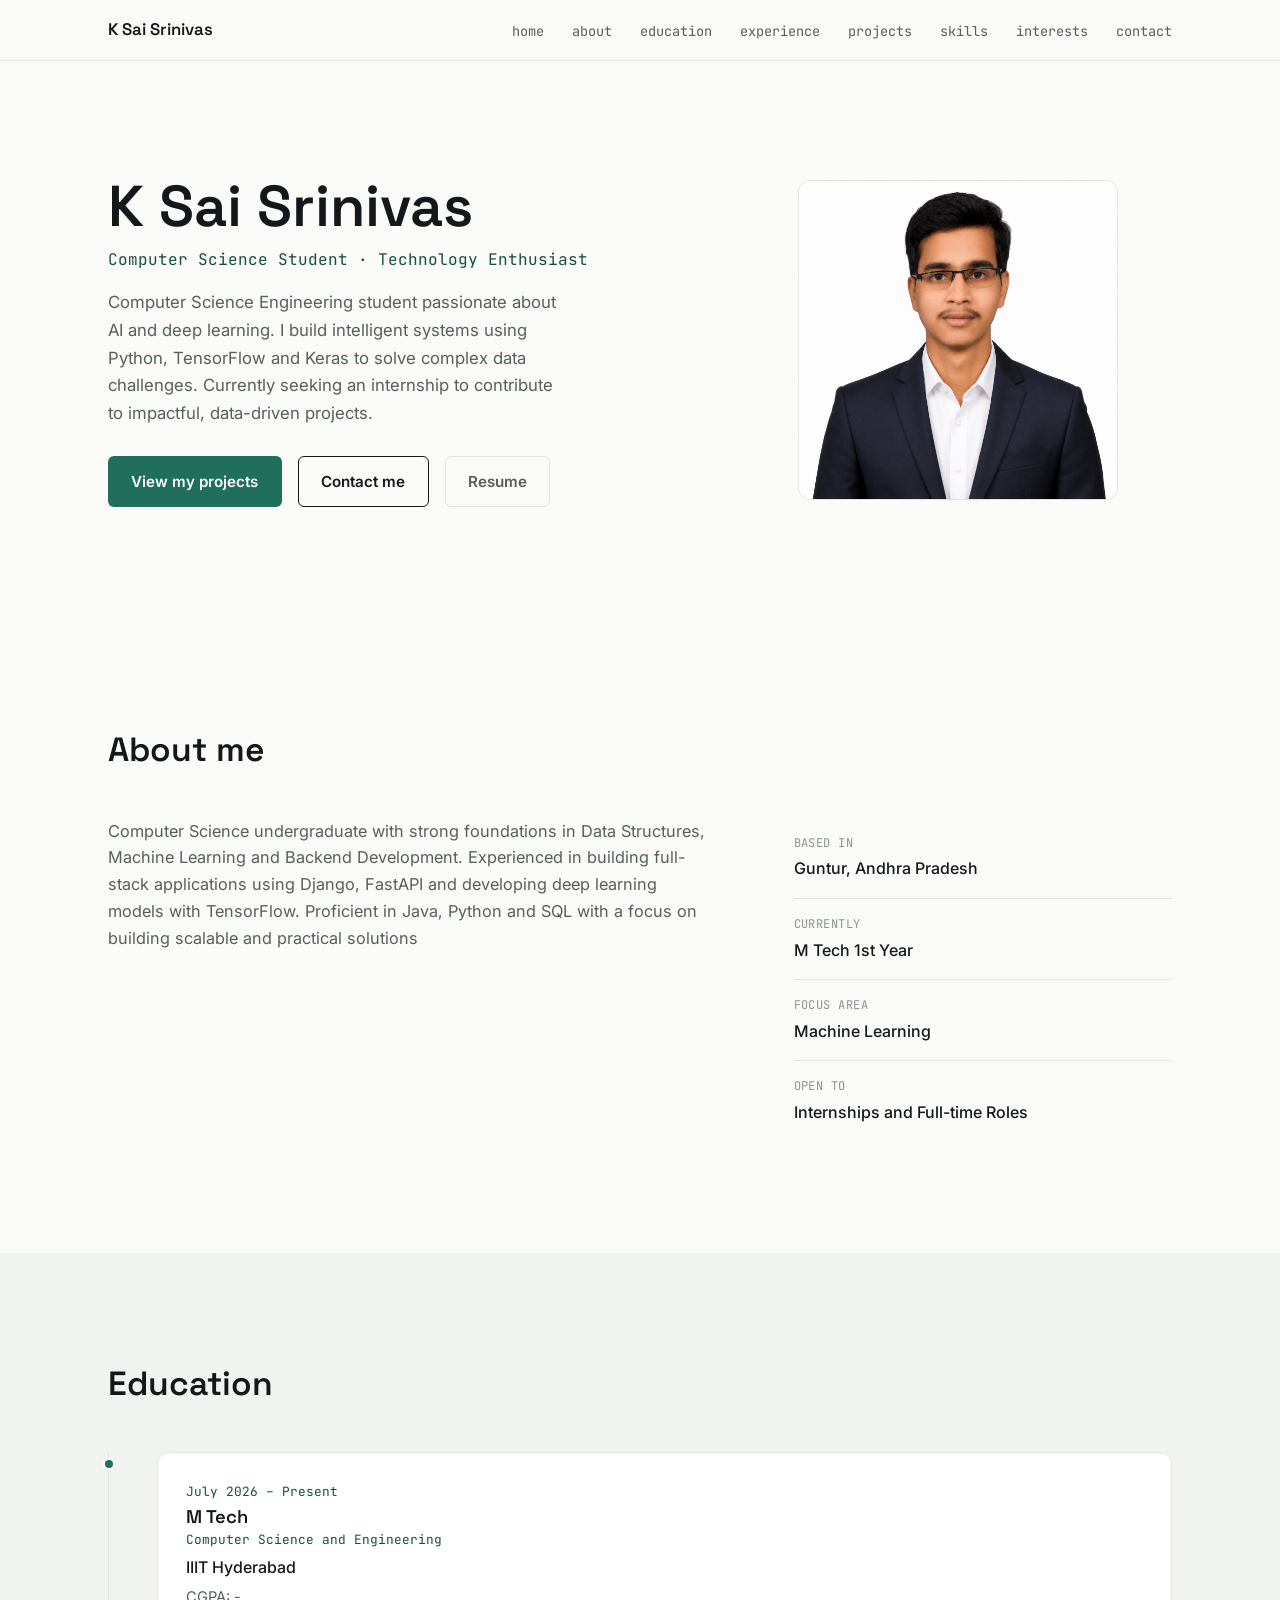
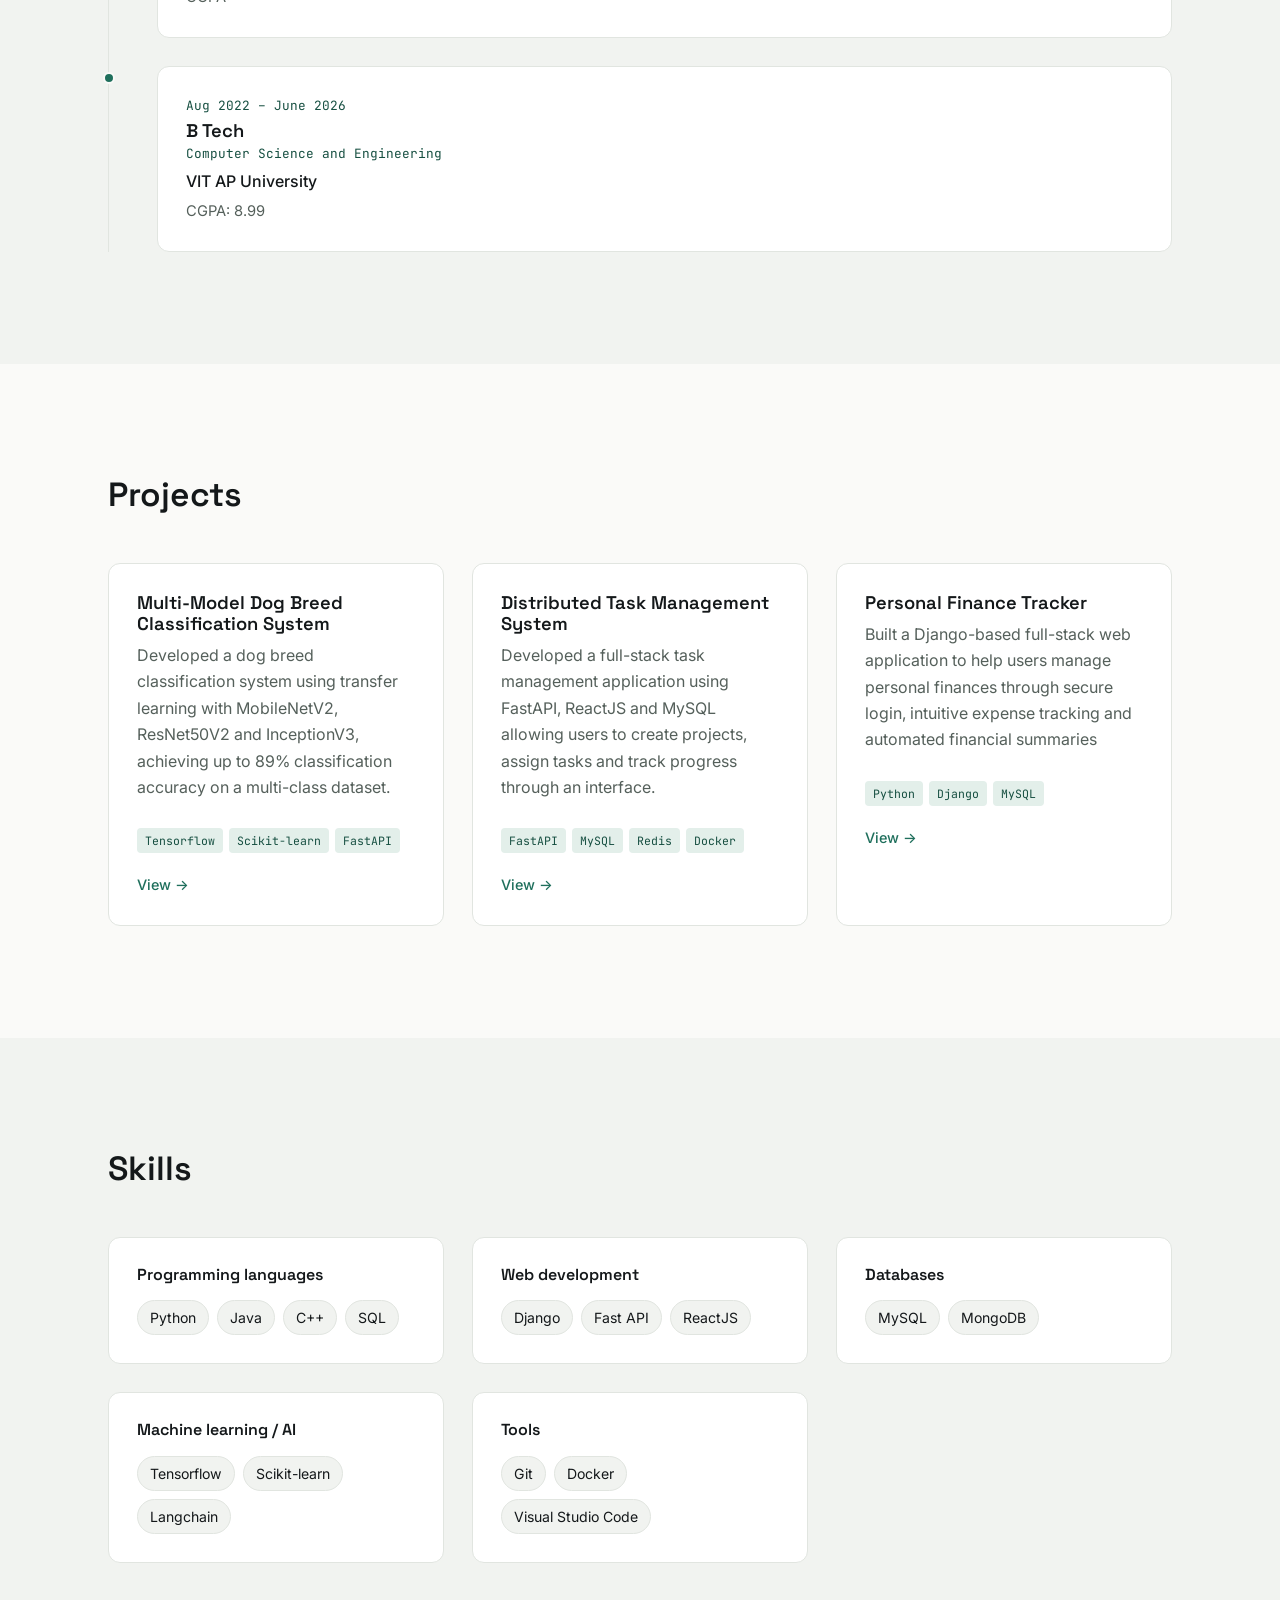
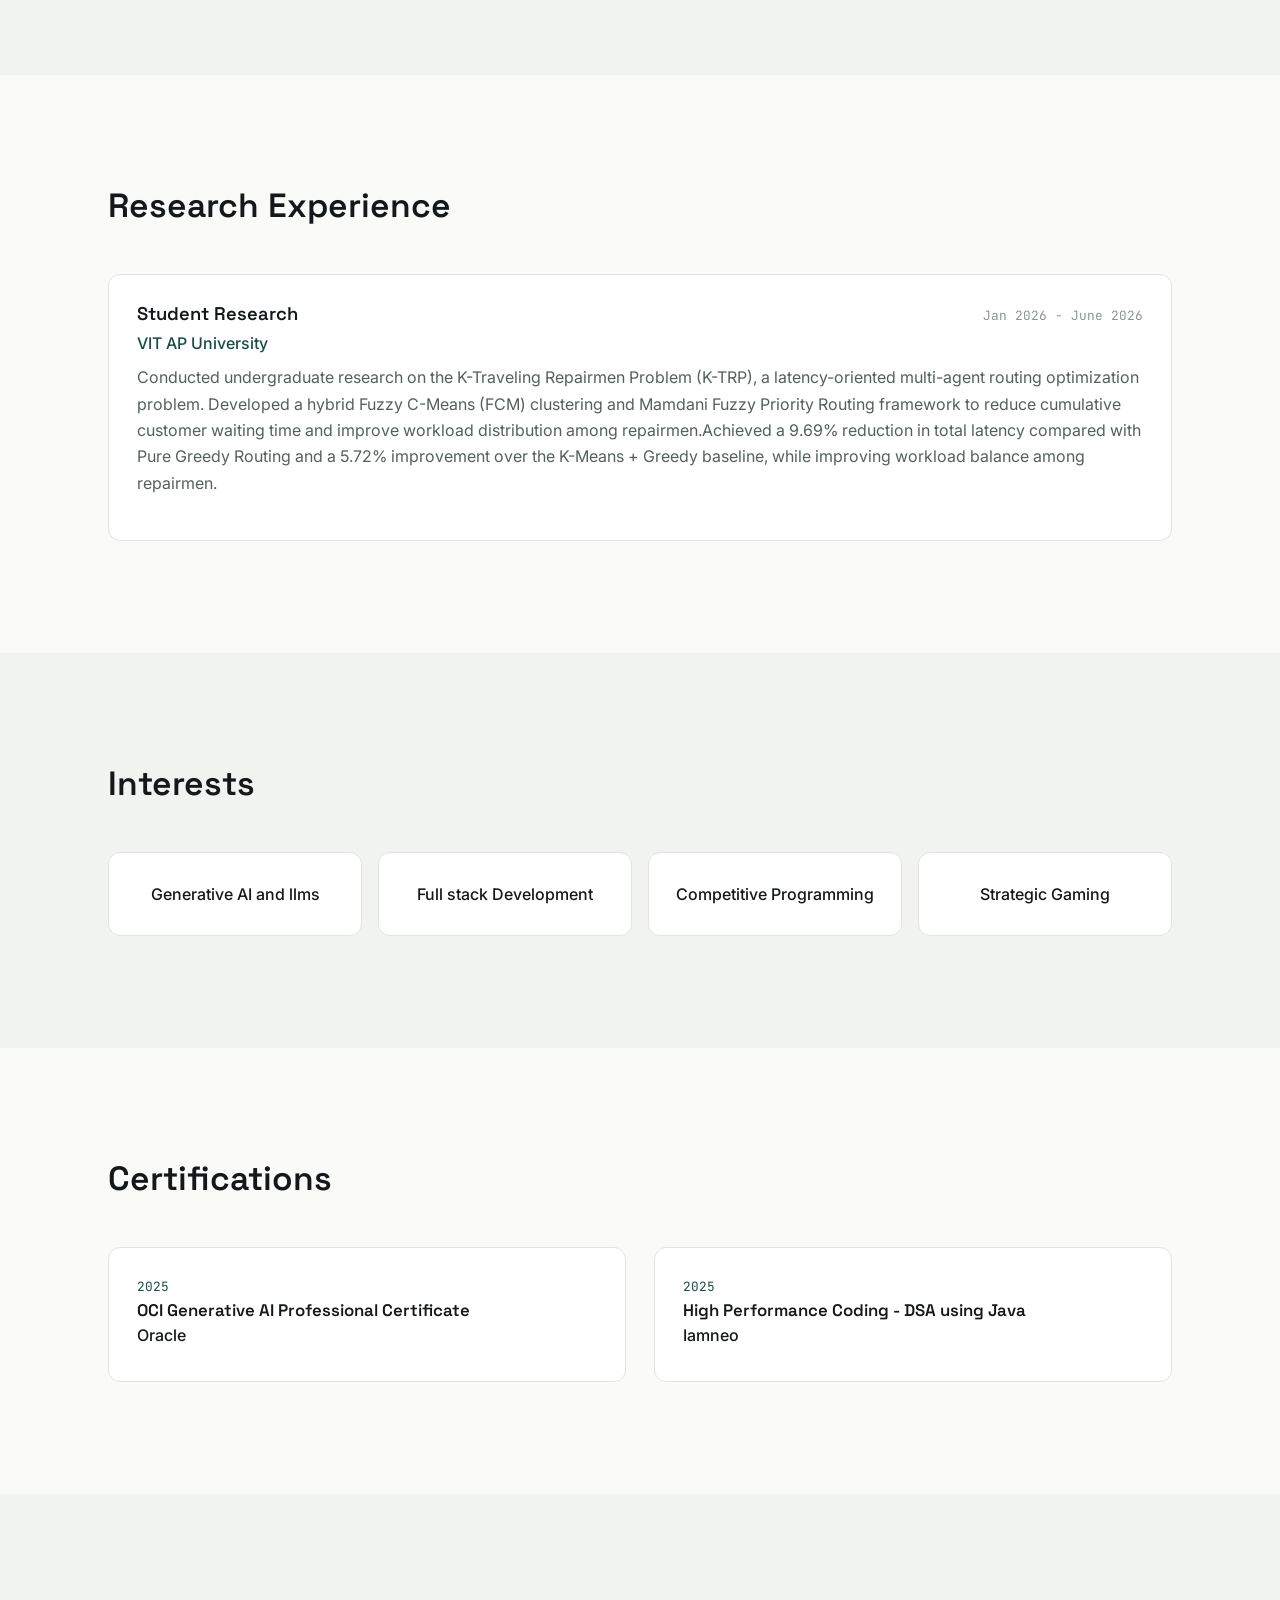
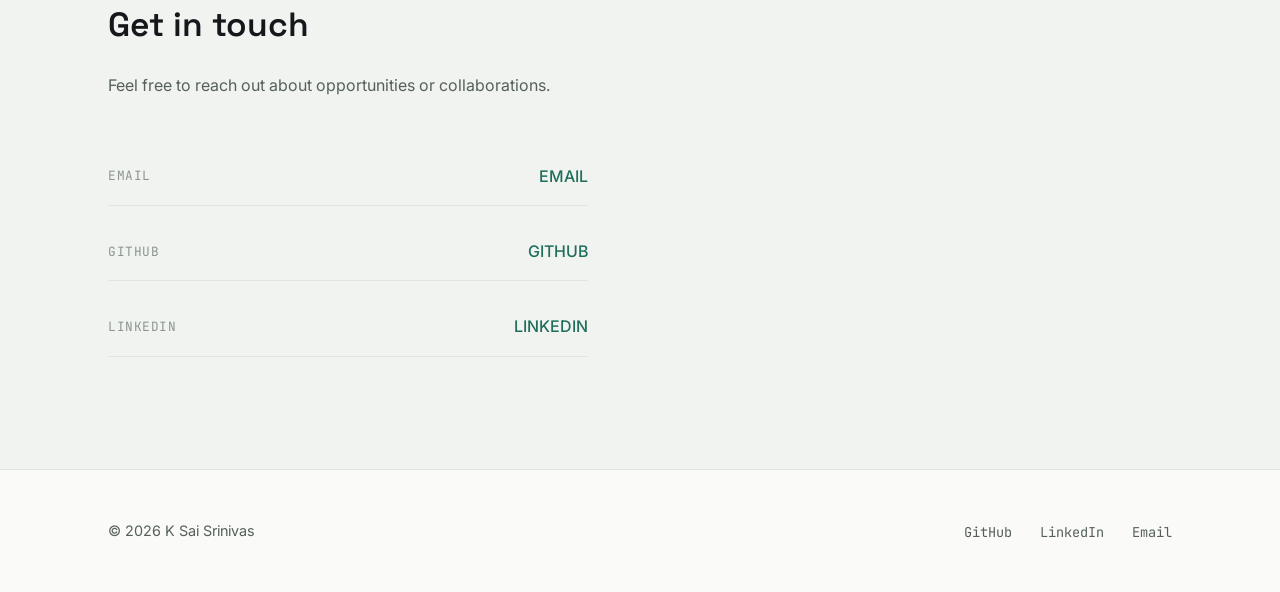
<file: index.html>
<!DOCTYPE html>
<html lang="en">
<head>
  <meta charset="UTF-8" />
  <meta name="viewport" content="width=device-width, initial-scale=1.0" />
  <title>K Sai Srinivas</title>
  <meta name="description" content="Personal portfolio of [YOUR NAME], Computer Science student and developer." />

  <link rel="preconnect" href="https://fonts.googleapis.com" />
  <link rel="preconnect" href="https://fonts.gstatic.com" crossorigin />
  <link href="https://fonts.googleapis.com/css2?family=Space+Grotesk:wght@500;600;700&family=Inter:wght@400;500;600&family=JetBrains+Mono:wght@400;500&display=swap" rel="stylesheet" />

  <link rel="stylesheet" href="style.css" />
</head>
<body>

  <input type="checkbox" id="nav-toggle" class="nav-toggle-checkbox" />

  <header class="site-header">
    <div class="nav-inner">
      <a href="#home" class="nav-logo">
        K Sai Srinivas
      </a>

      <label for="nav-toggle" class="nav-toggle-label" aria-label="Toggle navigation menu">
        <span></span>
        <span></span>
        <span></span>
      </label>

      <nav class="site-nav" aria-label="Primary">
        <ul>
          <li><a href="#home">home</a></li>
          <li><a href="#about">about</a></li>
          <li><a href="#education">education</a></li>
          <li><a href="#experience">experience</a></li>
          <li><a href="#projects">projects</a></li>
          <li><a href="#skills">skills</a></li>
          <li><a href="#interests">interests</a></li>
          <li><a href="#contact">contact</a></li>
        </ul>
      </nav>
    </div>
  </header>

  <main>

    <section id="home" class="hero">
      <div class="container hero-grid">
        <div class="hero-content">
          <h1 class="hero-name">
            K Sai Srinivas
          </h1>
          <p class="hero-tagline">
            Computer Science Student · Technology Enthusiast
          </p>
          <p class="hero-intro">
            Computer Science Engineering student passionate about AI and deep learning. I build intelligent systems using Python, TensorFlow and Keras to solve complex data challenges. Currently seeking an internship to contribute to impactful, data-driven projects.
          </p>
          <div class="hero-actions">
            <a href="#projects" class="btn btn-primary">View my projects</a>
            <a href="#contact" class="btn btn-secondary">Contact me</a>
            <a href="https://drive.google.com/file/d/1s-3lSfMq5ptXC5XpvIF7e--5oSeqiUT1/view?usp=drive_link" class="btn btn-ghost" download>Resume</a>
          </div>
        </div>

        <div class="hero-media">
          <div class="hero-image-frame">
            <img src="profile.png" alt="Portrait of Srinivas" class="hero-image" />
          </div>
        </div>
      </div>
    </section>

    <section id="about" class="section">
      <div class="container">
        <h2 class="section-title">About me</h2>

        <div class="about-grid">
          <div class="about-text">
            <p>Computer Science undergraduate with strong foundations in Data Structures, Machine Learning and Backend
              Development. Experienced in building full-stack applications using Django, FastAPI and developing deep learning
              models with TensorFlow. Proficient in Java, Python and SQL with a focus on building scalable and practical
              solutions</p>   
          </div>

          <aside class="about-facts" aria-label="Key facts">
            <ul class="fact-list">
              <li>
                <span class="fact-label">Based in</span>
                <span class="fact-value">Guntur, Andhra Pradesh</span>
              </li>
              <li>
                <span class="fact-label">Currently</span>
                <span class="fact-value">M Tech 1st Year</span>
              </li>
              <li>
                <span class="fact-label">Focus area</span>
                <span class="fact-value">Machine Learning</span>
              </li>
              <li>
                <span class="fact-label">Open to</span>
                <span class="fact-value">Internships and Full-time Roles</span>
              </li>
            </ul>
          </aside>
        </div>
      </div>
    </section>

    <section id="education" class="section section-alt">
      <div class="container">
        <h2 class="section-title">Education</h2>

        <ol class="timeline">
          <li class="timeline-item">
            <div class="timeline-marker" aria-hidden="true"></div>
            <div class="timeline-content card">
              <p class="timeline-date">July 2026 – Present</p>
              <h3>M Tech </h3> 
              <p class="timeline-date">Computer Science and Engineering</p>
              <p class="timeline-org">IIIT Hyderabad</p>
              <p class="timeline-detail">CGPA: -</p>
            </div>
          </li>

          <li class="timeline-item">
            <div class="timeline-marker" aria-hidden="true"></div>
            <div class="timeline-content card">
              <p class="timeline-date">Aug 2022 – June 2026</p>
              <h3>B Tech </h3>
              <p class="timeline-date">Computer Science and Engineering</p>
              <p class="timeline-org">VIT AP University</p>
              <p class="timeline-detail">CGPA: 8.99</p>
            </div>
          </li>

        </ol>
      </div>
    </section>

    <section id="projects" class="section section">
      <div class="container">
        <h2 class="section-title">Projects</h2>

        <div class="project-grid">
          <article class="project-card card">
            
            <div class="project-body">
              <h3>Multi-Model Dog Breed Classification System</h3>
              <p>Developed a dog breed classification system using transfer learning with MobileNetV2, ResNet50V2 and InceptionV3,
                achieving up to 89% classification accuracy on a multi-class dataset.</p>
              <ul class="tech-tags">
                <li>Tensorflow</li>
                <li>Scikit-learn</li>
                <li>FastAPI</li>
              </ul>
              <div class="project-links">
                <a href="https://github.com/SaiSrinivas49/DogBreedClassification" class="link-arrow">View →</a>
              </div>
            </div>
          </article>

          <article class="project-card card">
            <div class="project-body">
              <h3>Distributed Task Management System</h3>
              <p>Developed a full-stack task management application using FastAPI, ReactJS and MySQL allowing users to create
                projects, assign tasks and track progress through an interface.
              </p>
              <ul class="tech-tags">
                <li>FastAPI</li>
                <li>MySQL</li>
                <li>Redis</li>
                <li>Docker</li>
              </ul>
              <div class="project-links">
                <a href="https://github.com/SaiSrinivas49/SmartTaskPlanner" class="link-arrow">View →</a>
              </div>
            </div>
          </article>

          <article class="project-card card">
            <div class="project-body">
              <h3>Personal Finance Tracker</h3>
              <p>Built a Django-based full-stack web application to help users manage personal finances through secure login, intuitive
              expense tracking and automated financial summaries</p>
              <ul class="tech-tags">
                <li>Python</li>
                <li>Django</li>
                <li>MySQL</li>
              </ul>
              <div class="project-links">
                <a href="https://github.com/SaiSrinivas49/PersonalFinanceTracker" class="link-arrow">View →</a>
              </div>
            </div>
          </article>
        </div>
      </div>
    </section>

    <section id="skills" class="section section-alt">
      <div class="container">
        <h2 class="section-title">Skills</h2>

        <div class="skills-grid">
          <div class="skill-category card">
            <h3>Programming languages</h3>
            <ul class="skill-tags">
              <li>Python</li>
              <li>Java</li>
              <li>C++</li>
              <li>SQL</li>
            </ul>
          </div>

          <div class="skill-category card">
            <h3>Web development</h3>
            <ul class="skill-tags">
              <li>Django</li>
              <li>Fast API</li>
              <li>ReactJS</li>
            </ul>
          </div>

          <div class="skill-category card">
            <h3>Databases</h3>
            <ul class="skill-tags">
              <li>MySQL</li>
              <li>MongoDB</li>
            </ul>
          </div>

          <div class="skill-category card">
            <h3>Machine learning / AI</h3>
            <ul class="skill-tags">
              <li>Tensorflow</li>
              <li>Scikit-learn</li>
              <li>Langchain</li>
            </ul>
          </div>

          <div class="skill-category card">
            <h3>Tools</h3>
            <ul class="skill-tags">
              <li>Git</li>
              <li>Docker</li>
              <li>Visual Studio Code</li>
            </ul>
          </div>
        </div>
      </div>
    </section>

    <section id="experience" class="section">
      <div class="container">
        <h2 class="section-title">Research Experience</h2>

        <div class="experience-list">
          <article class="experience-item card">
            <div class="experience-head">
              <h3>Student Research</h3>
              <p class="experience-date">Jan 2026 - June 2026</p>
            </div>
            <p class="experience-org">VIT AP University</p>
            <p class="experience-desc">Conducted undergraduate research on the K-Traveling Repairmen Problem (K-TRP), a latency-oriented multi-agent routing optimization problem. Developed a hybrid Fuzzy C-Means (FCM) clustering and Mamdani Fuzzy Priority Routing framework to reduce cumulative customer waiting time and improve workload distribution among repairmen.Achieved a 9.69% reduction in total latency compared with Pure Greedy Routing and a 5.72% improvement over the K-Means + Greedy baseline, while improving workload balance among repairmen.</p>
            <ul class="experience-points">
            </ul>
          </article>
        </div>
      </div>
    </section>

    <section id="interests" class="section section-alt">
      <div class="container">
        <h2 class="section-title">Interests</h2>

        <div class="pill-grid">
          <div class="pill-card card">Generative AI and llms</div>
          <div class="pill-card card">Full stack Development</div>
          <div class="pill-card card">Competitive Programming</div>
          <div class="pill-card card">Strategic Gaming</div>
        </div>
      </div>
    </section>

    <section id="achievements" class="section">
      <div class="container">
        <h2 class="section-title">Certifications</h2>

        <div class="achievement-grid">
          <div class="achievement-card card">
            <p class="achievement-year">2025</p>
            <h3>OCI Generative AI Professional Certificate</h3>
            <p class="achievement-org">Oracle</p>
          </div>
          <div class="achievement-card card">
            <p class="achievement-year">2025</p>
            <h3>High Performance Coding - DSA using Java</h3>
            <p class="achievement-org">Iamneo</p>
          </div>
        </div>
      </div>
    </section>

    <section id="contact" class="section section-alt contact-section">
      <div class="container">
        <h2 class="section-title">Get in touch</h2>
        <p class="section-subtitle">
          Feel free to reach out about opportunities or collaborations.
        </p>
        <ul class="contact-list">
          <li>
            <span class="contact-label">Email</span>
            <a href="mailto:ksaisrinivas49@gmail.com">EMAIL</a>
          </li>
          <li>
            <span class="contact-label">GitHub</span>
            <a href="https://github.com/SaiSrinivas49">GITHUB</a>
          </li>
          <li>
            <span class="contact-label">LinkedIn</span>
            <a href="https://www.linkedin.com/in/sai-srinivas-k-15643b2b7/">LINKEDIN</a>
          </li>
        </ul>
      </div>
    </section>

  </main>


  <footer class="site-footer">
    <div class="container footer-inner">
      <p>&copy; 2026 K Sai Srinivas</p>
      <ul class="footer-links">
        <li><a href="https://github.com/SaiSrinivas49">GitHub</a></li>
        <li><a href="https://www.linkedin.com/in/sai-srinivas-k-15643b2b7/">LinkedIn</a></li>
        <li><a href="mailto:ksaisrinivas49@gmail.com">Email</a></li>
      </ul>
    </div>
  </footer>

</body>
</html>
</file>
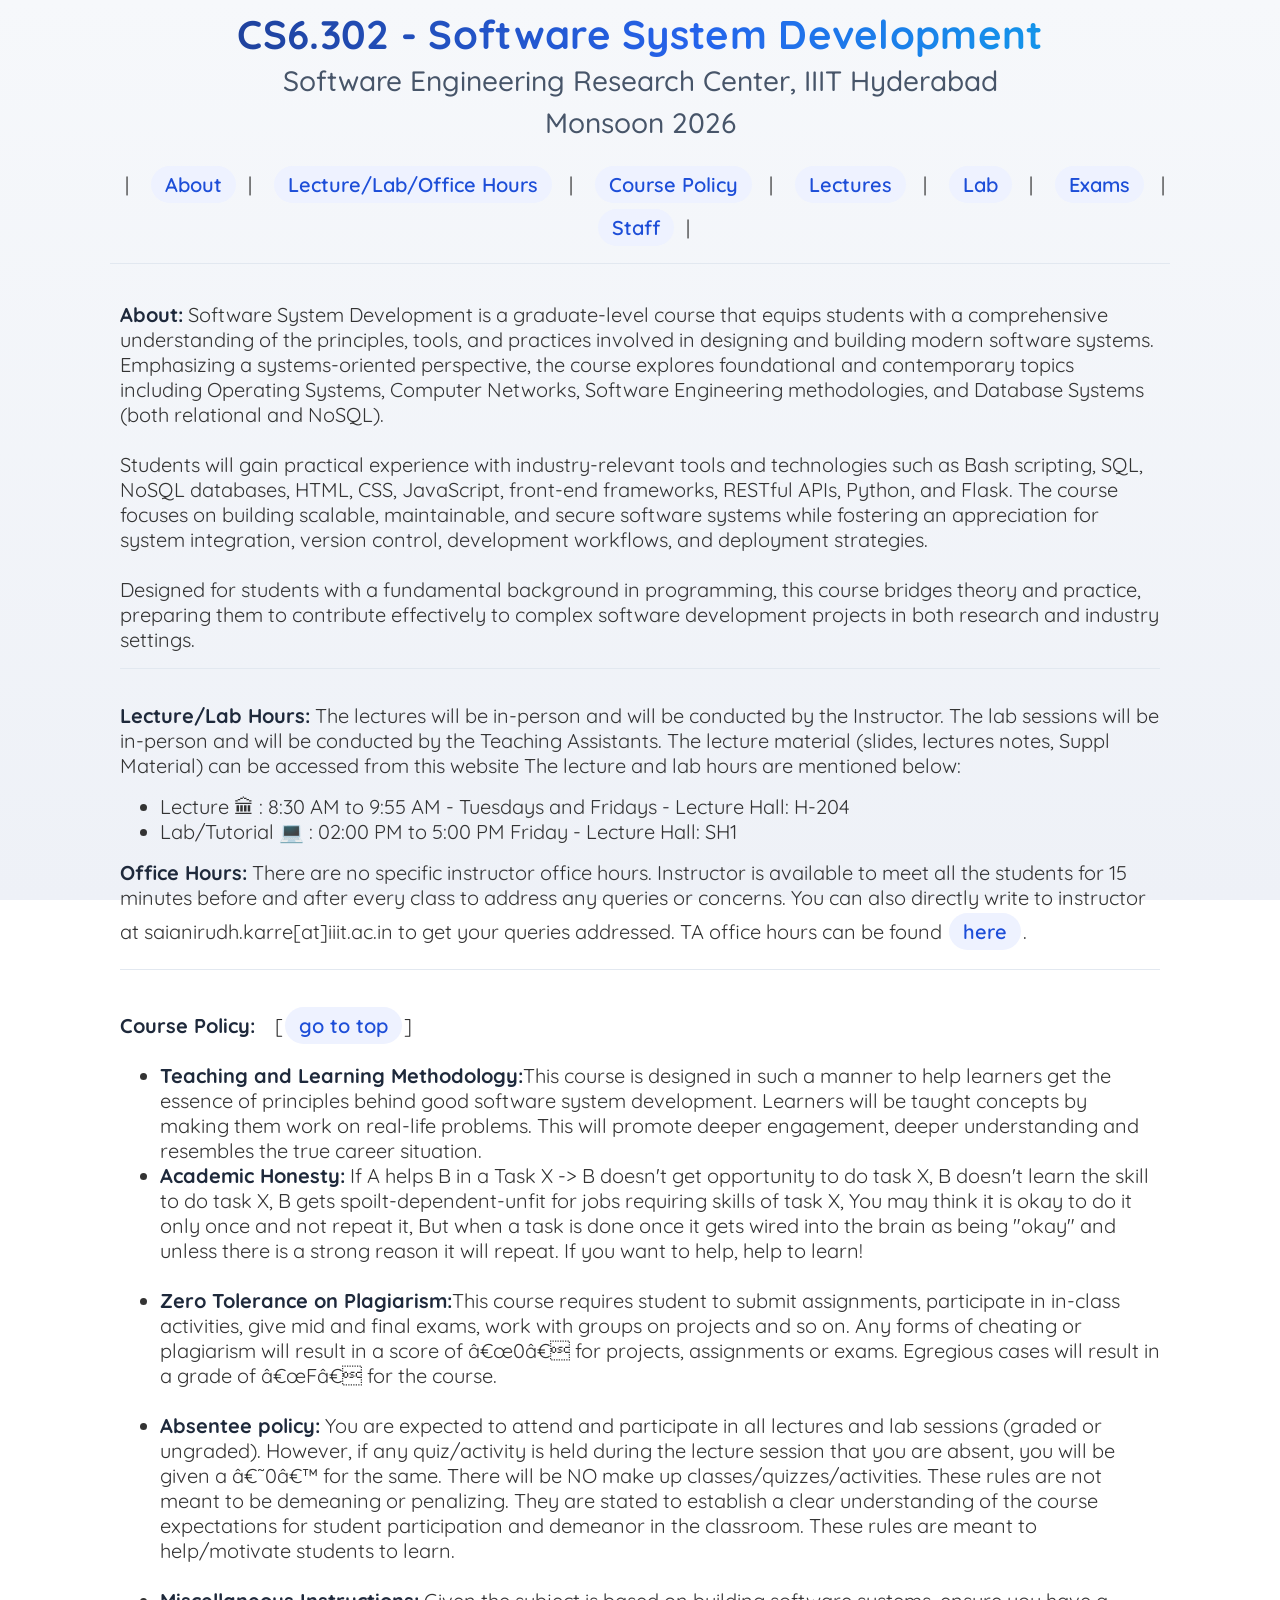
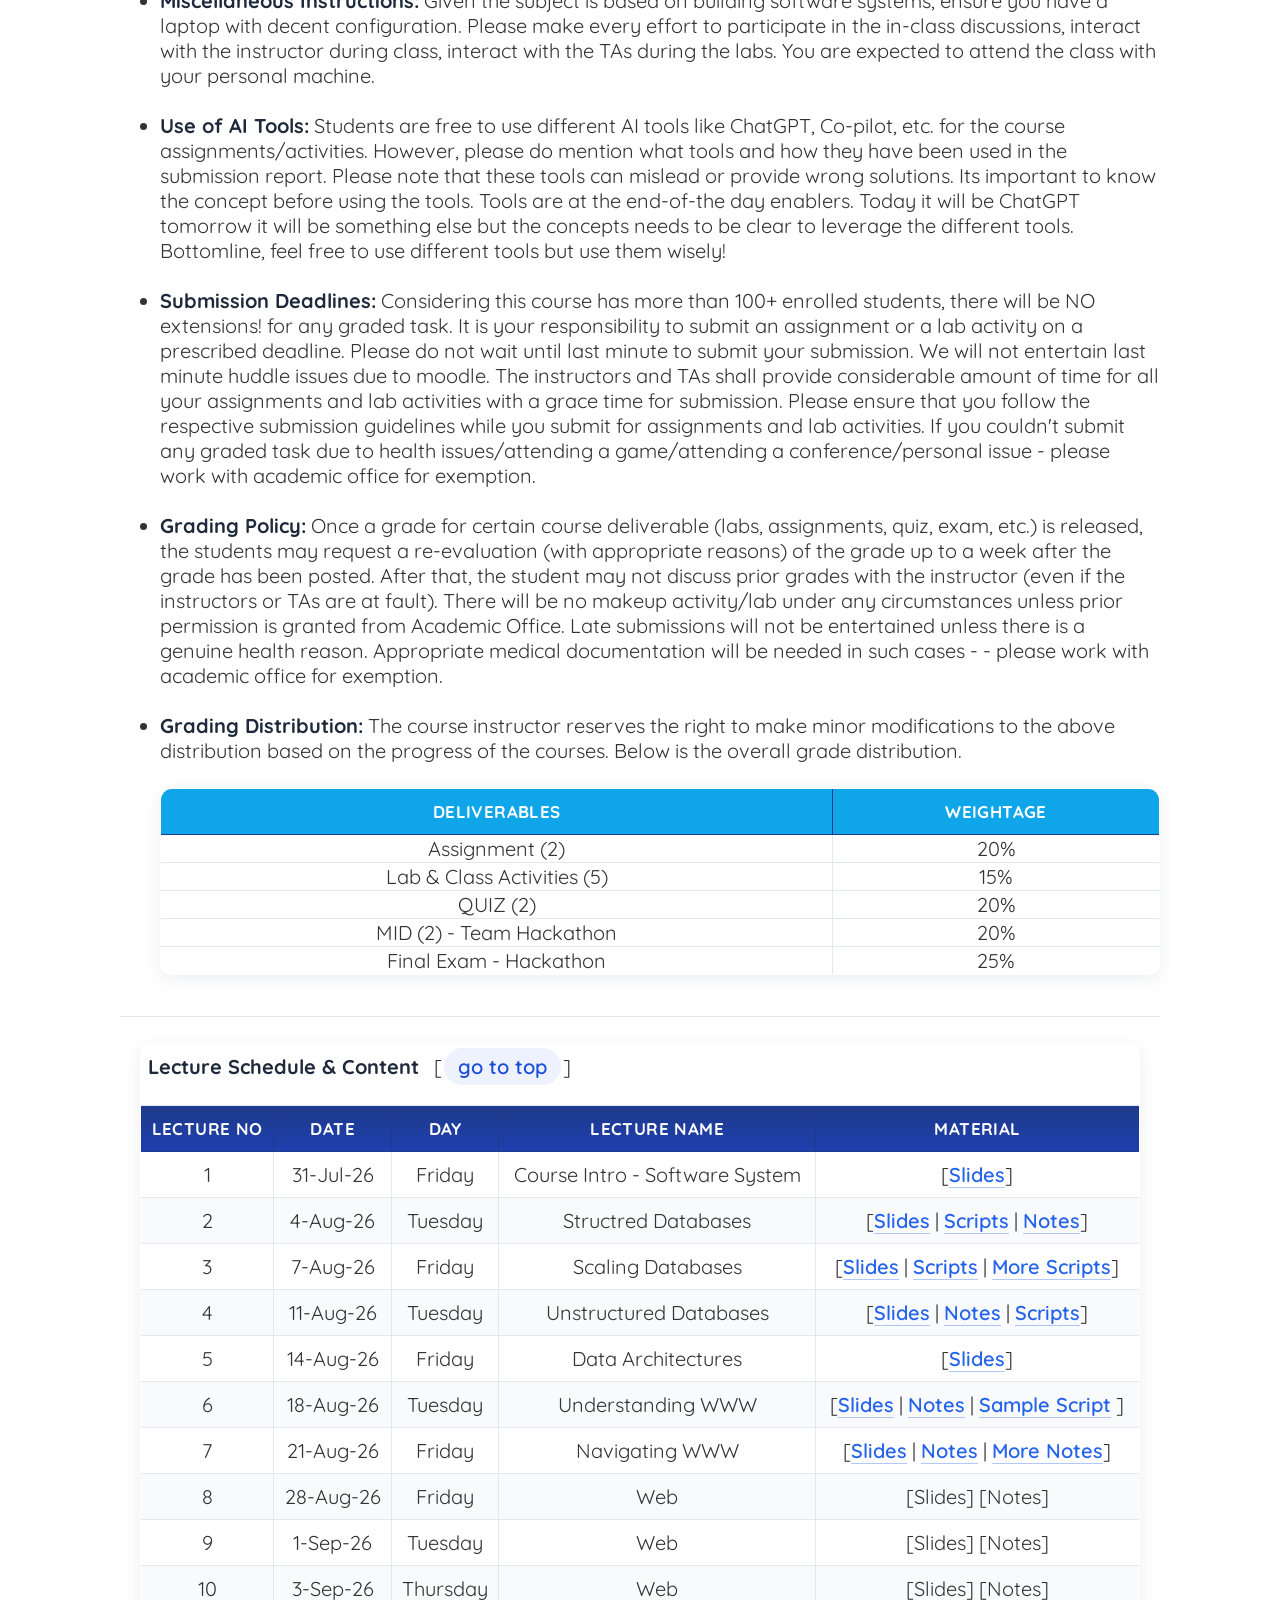
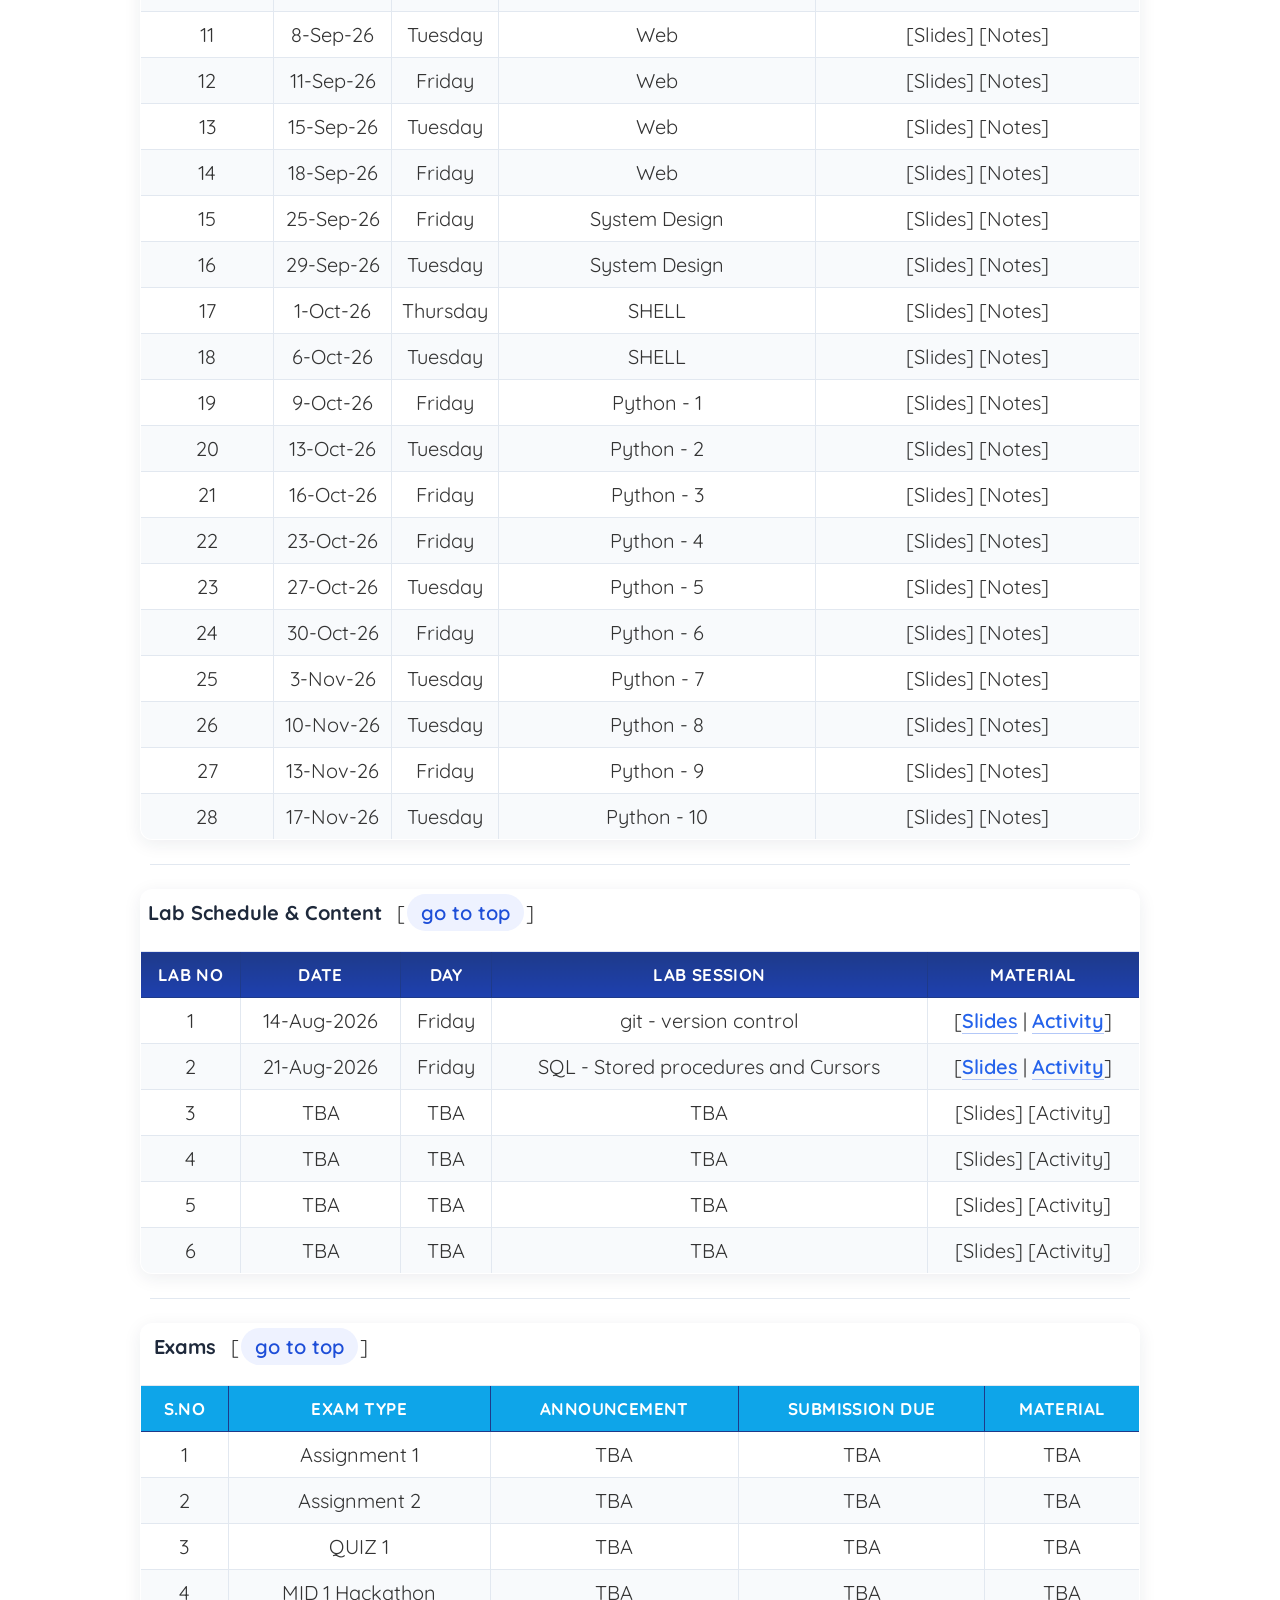
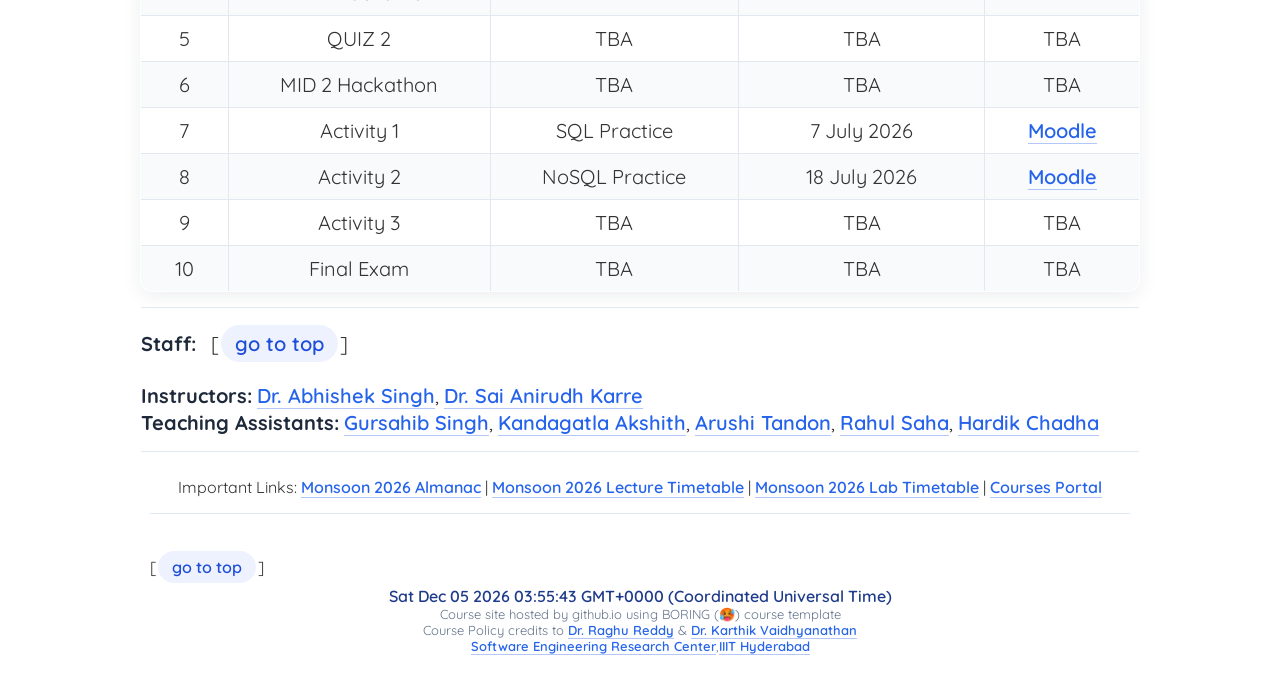
<file: ssdcoursepage.html>
<html>
<head><title>CS6.302 SSD Monsoon 2026</title>
<meta name="viewport" content="width=device-width, initial-scale=1.0"/>
<link rel="stylesheet" href="https://fonts.googleapis.com/css?family=Quicksand">
<link href="https://cdn.jsdelivr.net/npm/bootstrap@4.6.1/dist/css/bootstrap.min.css" rel="stylesheet" integrity="sha256-DF7Zhf293AJxJNTmh5zhoYYIMs2oXitRfBjY+9L//AY=" crossorigin="anonymous">
<style>
body {font-family: Quicksand; font-size: 20px; color:#333}
        table
        {
            font-family: Quicksand; font-size:20px; color:#333;
            border-collapse:collapse;
            width:1000px;
            padding:10px;
            border-spacing:10px
			
        }

	.light-text-row {
        color: #ADADAD; 
    }

</style>


	<script>
  
  const lastModified = new Date(document.lastModified);
 
  const formattedDate = lastModified.toLocaleString('en-US', {
    year: 'numeric',
    month: 'long',
    day: 'numeric',
    hour: '2-digit',
    minute: '2-digit'
  });

  document.getElementById("lastUpdated").innerHTML += formattedDate;
</script>
<script>
function startTime() {
  const today = new Date();
  let h = today.getHours();
  let m = today.getMinutes();
  let s = today.getSeconds();
  m = checkTime(m);
  s = checkTime(s);
  document.getElementById('txt').innerHTML = today 
  setTimeout(startTime, 1000);
}

function checkTime(i) {
  if (i < 10) {i = "0" + i};  // add zero in front of numbers < 10
  return i;
}
</script>
<script src="https://ajax.googleapis.com/ajax/libs/jquery/3.5.1/jquery.min.js"></script>
</head>
<body onload="startTime()">
	<!--<script>
	alert("All the Best for your Final Exam!"");
		</script>-->
<table align="center" width="100%" cellspacing="10" cellpadding="10" border="0">
<tr>
<td><h1 align="center" id="home">CS6.302 - Software System Development</h1><h3 align="center">Software Engineering Research Center, IIIT Hyderabad</h3> <h3 align="center">Monsoon 2026</h3></td>
</tr>
<tr>
<td>&nbsp;&nbsp;|&nbsp;&nbsp;&nbsp; <a href="#about">About</a>&nbsp;&nbsp;|&nbsp;&nbsp;&nbsp; <a href="#lecture">Lecture/Lab/Office Hours</a> &nbsp;&nbsp;|&nbsp;&nbsp;&nbsp; <a href="#cpolicy">Course Policy</a> &nbsp;&nbsp;|&nbsp;&nbsp;&nbsp; <a href="#schedule">Lectures</a> &nbsp;&nbsp;|&nbsp;&nbsp;&nbsp;  <a href="#lab">Lab</a> &nbsp;&nbsp;|&nbsp;&nbsp;&nbsp; <a href="#activity">Exams</a> &nbsp;&nbsp;|&nbsp;&nbsp;&nbsp; <a href="#staff">Staff</a>&nbsp;&nbsp;|&nbsp;&nbsp;&nbsp; <hr></td>
</tr>
<tr>
<td> <p align="left"><b id="about">About:</b> Software System Development is a graduate-level course that equips students with a comprehensive understanding of the principles, tools, and practices involved in designing and building modern software systems. Emphasizing a systems-oriented perspective, the course explores foundational and contemporary topics including Operating Systems, Computer Networks, Software Engineering methodologies, and Database Systems (both relational and NoSQL).
<br>
<br>
Students will gain practical experience with industry-relevant tools and technologies such as Bash scripting, SQL, NoSQL databases, HTML, CSS, JavaScript, front-end frameworks, RESTful APIs, Python, and Flask. The course focuses on building scalable, maintainable, and secure software systems while fostering an appreciation for system integration, version control, development workflows, and deployment strategies.
<br>
<br>
Designed for students with a fundamental background in programming, this course bridges theory and practice, preparing them to contribute effectively to complex software development projects in both research and industry settings.<hr></td>
</tr>
<tr>
<td> <p align="left"><b id="lecture">Lecture/Lab Hours:</b> The lectures will be in-person and will be conducted by the Instructor. The lab sessions will be in-person and will be conducted by the Teaching Assistants. The lecture material (slides, lectures notes, Suppl Material) can be accessed from this website The lecture and lab hours are mentioned below:

<ul><li>Lecture &#x1F3DB; : 8:30 AM to 9:55 AM - Tuesdays and Fridays - Lecture Hall: H-204</li> <li>Lab/Tutorial &#x1F4BB; : 02:00 PM to 5:00 PM Friday - Lecture Hall: SH1 </li></ul></p>
<p align="left"><b>Office Hours:</b> There are no specific instructor office hours. Instructor is available to meet all the students for 15 minutes before and after every class to address any queries or concerns. You can also directly write to instructor at saianirudh.karre[at]iiit.ac.in to get your queries addressed. TA office hours can be found <a href="#staff">here</a>.
</p><hr>
</td>
</tr>
<tr>
<td>
<p align="left"><b id="cpolicy">Course Policy:</b> &nbsp;&nbsp;&nbsp;[<a href="#home">go to top</a>]
<ul>
<li><b>Teaching and Learning Methodology:</b>This course is designed in such a manner to help learners get the essence of principles behind good software system development. Learners will be taught concepts by making them work on real-life problems. This will promote deeper engagement, deeper understanding and resembles the true career situation. 
</li>
<li><b>Academic Honesty:</b> If A helps B in a Task X -> B doesn't get opportunity to do task X, B doesn't learn the skill to do task X, B gets spoilt-dependent-unfit for jobs requiring skills of task X, You may think it is okay to do it only once and not repeat it, But when a task is done once it gets wired into the brain as being "okay" and unless there is a strong reason it will repeat. If you want to help, help to learn!
<br>
<br> 
</li>
<li><b>Zero Tolerance on Plagiarism:</b>This course requires student to submit assignments, participate in in-class activities, give mid and final exams, work with groups on projects and so on. Any forms of cheating or plagiarism will result in a score of “0” for projects, assignments or exams. Egregious cases will result in a grade of “F” for the course.
<br>
<br> 
</li>
<li><b>Absentee policy:</b> You are expected to attend and participate in all lectures and lab sessions (graded or ungraded).  However, if any quiz/activity is held during the lecture session that you are absent, you will be given a ‘0’ for the same. There will be NO make up classes/quizzes/activities. These rules are not meant to be demeaning or penalizing. They are stated to establish a clear understanding of the course expectations for student participation and demeanor in the classroom. These rules are meant to help/motivate students to learn. 
<br>
<br> 
</li>
<li><b>Miscellaneous Instructions:</b> Given the subject is based on building software systems, ensure you have a laptop with decent configuration. Please make every effort to participate in the in-class discussions, interact with the instructor during class, interact with the TAs during the labs. You are expected to attend the class with your personal machine. 
<br>
<br> 
</li>
<li><b>Use of AI Tools:</b> Students are free to use different AI tools like ChatGPT, Co-pilot, etc. for the course assignments/activities. However, please do mention what tools and how they have been used in the submission report. Please note that these tools can mislead or provide wrong solutions. Its important to know the concept before using the tools. Tools are at the end-of-the day enablers. Today it will be ChatGPT tomorrow it will be something else but the concepts needs to be clear to leverage the different tools. Bottomline, feel free to use different tools but use them wisely!
<br>
<br> 
</li>
<li><b>Submission Deadlines:</b> Considering this course has more than 100+ enrolled students, there will be NO extensions! for any graded task. It is your responsibility to submit an assignment or a lab activity on a prescribed deadline. Please do not wait until last minute to submit your submission. We will not entertain last minute huddle issues due to moodle. The instructors and TAs shall provide considerable amount of time for all your assignments and lab activities with a grace time for submission. Please ensure that you follow the respective submission guidelines while you submit for assignments and lab activities. If you couldn't submit any graded task due to health issues/attending a game/attending a conference/personal issue - please work with academic office for exemption. 
<br>
<br> 
</li>
<li><b>Grading Policy:</b> Once a grade for certain course deliverable (labs, assignments, quiz, exam, etc.) is released, the students may request a re-evaluation (with appropriate reasons) of the grade up to a week after the grade has been posted. After that, the student may not discuss prior grades with the instructor (even if the instructors or TAs are at fault). There will be no makeup activity/lab under any circumstances unless prior permission is granted from Academic Office. Late submissions will not be entertained unless there is a genuine health reason. Appropriate medical documentation will be needed in such cases - - please work with academic office for exemption.
<br>
<br> 
</li>
<li><b>Grading Distribution:</b> The course instructor reserves the right to make minor modifications to the above distribution based on the progress of the courses. Below is the overall grade distribution.
<br>
<br> 
<table border="1" align="center">
<tr align="center"><th>Deliverables</th><th>Weightage</th></tr>
<tr align="center"><td>Assignment (2)</td><td>20%</td></tr>
<tr align="center"><td>Lab & Class Activities (5)</td><td>15%</td></tr>
<tr align="center"><td>QUIZ (2)</td><td>20%</td></tr>
<tr align="center"><td>MID (2) - Team Hackathon</td><td>20%</td></tr>
<tr align="center"><td>Final Exam - Hackathon</td><td>25%</td></tr>
</table>
</li>
<br>
<!--<li><b>Evaluation Rubric:</b> All evaluations as part of this course follow below evaluation rubric. TAs will follow below guidelines for evaluating assignments and lab activities for this course.
<br>
<br>
<table border="1" align="center" width="10%">
<tr><th>Rubric</th><th>Input(15%)</th><th>Logic(60%)</th><th>Output(15%)</th><th>Submission(10%)</th></tr>
<tr><td>Exceptional (100%)</td><td>All inputs are working as per the requirements</td><td>Logic is accurate and as per the requirements defined in the question</td><td>All outputs are returned as per the requirements</td><td>Script submissions are correct and as per requirements</td></tr>
<tr><td>Acceptable (70%)</td><td>Inputs are partially working as per the requirements</td><td>Logic is almost correct and as per the requirements defined in the question</td><td>Outputs are partially returned as per the requirements</td><td>Script submissions is partially correct and as per requirements</td></tr>
<tr><td>Beginning (30%)</td><td>At least one input is working as per the requirements</td><td>Logic is partially correct and as per the requirements defined in the question</td><td>At least one output is returned as per the requirement</td><td>Atleast one part of the script submission is correct and as per requirements</td></tr>
<tr><td>No Response (0%)</td><td>None of the inputs are working as per the requirements</td><td>Logic is incorrect and not as per the requirements defined in the question</td><td>None of the outputs are returned as per the requirements</td><td>Script submissions is incorrect and not as per requirements</td></tr>
</table> 
</li>-->
</ul><hr>
</p>
</td>
</tr>
</tr>
</table> 

<table border="1" align="center" width="10%" class="tg">
<tr>
<td colspan="5"><p align="left"><b id="schedule">&nbsp;Lecture Schedule & Content</b>&nbsp;&nbsp;&nbsp;[<a href="#home">go to top</a>]</p></td>
</tr >
  <tr align="center">
    <th class="tg-7btt">Lecture No</th>
    <th class="tg-7btt">Date</th>
    <th class="tg-7btt">Day</th>
    <th class="tg-7btt">Lecture Name</th>
    <th class="tg-7btt">Material</th>
  </tr>
<tbody align="center">
  <tr>
    <td class="tg-c3ow">1</td>
    <td class="tg-c3ow">31-Jul-26</td>
    <td class="tg-c3ow">Friday</td>
    <td class="tg-c3ow">Course Intro - Software System</td>
    <td class="tg-c3ow">[<a href="https://docs.google.com/viewer?url=https://raw.githubusercontent.com/serc-iiith/serc-iiith.github.io/main/CourseContent/CS6302_M26/SSD_Class1.pdf" target="_blank">Slides</a>]</td>
  </tr>
  <tr>
    <td class="tg-c3ow">2</td>
    <td class="tg-c3ow">4-Aug-26</td>
    <td class="tg-c3ow">Tuesday</td>
    <td class="tg-c3ow">Structred Databases</td>
    <td class="tg-c3ow">[<a href="https://docs.google.com/viewer?url=https://raw.githubusercontent.com/serc-iiith/serc-iiith.github.io/main/CourseContent/CS6302_M26/StructuredData.pdf" target="_blank">Slides</a> | <a href="https://docs.google.com/viewer?url=https://raw.githubusercontent.com/serc-iiith/serc-iiith.github.io/main/CourseContent/CS6302_M26/databases.sql" target="_blank">Scripts</a> | <a href="https://tinted-rumba-8c6.notion.site/Structured-Databases-2456a6248bf6805f83e1cbf0a58761ec" target="_blank">Notes</a>]</td>
  </tr>
  <tr>
    <td class="tg-c3ow">3</td>
    <td class="tg-c3ow">7-Aug-26</td>
    <td class="tg-c3ow">Friday</td>
    <td class="tg-c3ow">Scaling Databases</td>
    <td class="tg-c3ow">[<a href="https://docs.google.com/viewer?url=https://raw.githubusercontent.com/serc-iiith/serc-iiith.github.io/main/CourseContent/CS6302_M26/ScalingDatabases.pdf" target="_blank">Slides</a> | <a href="https://docs.google.com/viewer?url=https://raw.githubusercontent.com/serc-iiith/serc-iiith.github.io/main/CourseContent/CS6302_M26/databases_2.sql" target="_blank">Scripts</a> | <a href="https://docs.google.com/viewer?url=https://raw.githubusercontent.com/serc-iiith/serc-iiith.github.io/main/CourseContent/CS6302_M26/databases_3.sql" target="_blank">More Scripts</a>]</td>
  </tr>
  <tr>
    <td class="tg-c3ow">4</td>
    <td class="tg-c3ow">11-Aug-26</td>
    <td class="tg-c3ow">Tuesday</td>
    <td class="tg-c3ow">Unstructured Databases</td>
    <td class="tg-c3ow">[<a href="https://docs.google.com/viewer?url=https://raw.githubusercontent.com/serc-iiith/serc-iiith.github.io/main/CourseContent/CS6302_M26/UnStructuredDatabases.pdf" target="_blank">Slides</a> | <a href="https://tinted-rumba-8c6.notion.site/Unstructured-Databases-24b6a6248bf680679b36e76c33d301c4" target="_blank">Notes</a> | <a href="https://raw.githubusercontent.com/serc-iiith/serc-iiith.github.io/refs/heads/main/CourseContent/CS6302_M26/mongo.txt" target="_blank">Scripts</a>]</td>
  </tr>
  <tr>
    <td class="tg-c3ow">5</td>
    <td class="tg-c3ow">14-Aug-26</td>
    <td class="tg-c3ow">Friday</td>
    <td class="tg-c3ow">Data Architectures</td>
    <td class="tg-c3ow">[<a href="https://docs.google.com/viewer?url=https://raw.githubusercontent.com/serc-iiith/serc-iiith.github.io/main/CourseContent/CS6302_M26/DatabaseArchitectures.pdf" target="_blank">Slides</a>]</td>
  </tr>
  <tr>
    <td class="tg-c3ow">6</td>
    <td class="tg-c3ow">18-Aug-26</td>
    <td class="tg-c3ow">Tuesday</td>
    <td class="tg-c3ow">Understanding WWW</td>
    <td class="tg-c3ow">[<a href="https://docs.google.com/viewer?url=https://raw.githubusercontent.com/serc-iiith/serc-iiith.github.io/main/CourseContent/CS6302_M26/www.pdf" target="_blank">Slides</a> | <a href="https://tinted-rumba-8c6.notion.site/Web-Technology-2566a6248bf6800488d0c13a992502e4" target="_blank">Notes</a> | <a href="https://raw.githubusercontent.com/serc-iiith/serc-iiith.github.io/refs/heads/main/CourseContent/CS6302_M26/samplehtml.html" target="_blank">Sample Script</a> ]</td>
  </tr>
  <tr>
    <td class="tg-c3ow">7</td>
    <td class="tg-c3ow">21-Aug-26</td>
    <td class="tg-c3ow">Friday</td>
    <td class="tg-c3ow">Navigating WWW</td>
    <td class="tg-c3ow">[<a href="https://docs.google.com/viewer?url=https://raw.githubusercontent.com/serc-iiith/serc-iiith.github.io/main/CourseContent/CS6302_M26/WebLanguages.pdf" target="_blank">Slides</a> | <a href="https://github.com/serc-iiith/serc-iiith.github.io/blob/main/CourseContent/CS6302_M26/html.md" target="_blank">Notes</a> | <a href="https://github.com/serc-iiith/serc-iiith.github.io/blob/main/CourseContent/CS6302_M26/css.md" target="_blank">More Notes</a>]</td>
  </tr>
  <tr>
    <td class="tg-c3ow">8</td>
    <td class="tg-c3ow">28-Aug-26</td>
    <td class="tg-c3ow">Friday</td>
    <td class="tg-c3ow">Web</td>
    <td class="tg-c3ow">[Slides] [Notes]</td>
  </tr>
  <tr>
    <td class="tg-c3ow">9</td>
    <td class="tg-c3ow">1-Sep-26</td>
    <td class="tg-c3ow">Tuesday</td>
    <td class="tg-c3ow">Web</td>
    <td class="tg-c3ow">[Slides] [Notes]</td>
  </tr>
  <tr>
    <td class="tg-c3ow">10</td>
    <td class="tg-c3ow">3-Sep-26</td>
    <td class="tg-c3ow">Thursday</td>
    <td class="tg-c3ow">Web</td>
    <td class="tg-c3ow">[Slides] [Notes]</td>
  </tr>
  <tr>
    <td class="tg-c3ow">11</td>
    <td class="tg-c3ow">8-Sep-26</td>
    <td class="tg-c3ow">Tuesday</td>
    <td class="tg-c3ow">Web</td>
    <td class="tg-c3ow">[Slides] [Notes]</td>
  </tr>
  <tr>
    <td class="tg-c3ow">12</td>
    <td class="tg-c3ow">11-Sep-26</td>
    <td class="tg-c3ow">Friday</td>
    <td class="tg-c3ow">Web</td>
    <td class="tg-c3ow">[Slides] [Notes]</td>
  </tr>
  <tr>
    <td class="tg-c3ow">13</td>
    <td class="tg-c3ow">15-Sep-26</td>
    <td class="tg-c3ow">Tuesday</td>
    <td class="tg-c3ow">Web</td>
    <td class="tg-c3ow">[Slides] [Notes]</td>
  </tr>
  <tr>
    <td class="tg-c3ow">14</td>
    <td class="tg-c3ow">18-Sep-26</td>
    <td class="tg-c3ow">Friday</td>
    <td class="tg-c3ow">Web</td>
    <td class="tg-c3ow">[Slides] [Notes]</td>
  </tr>
  <tr>
    <td class="tg-c3ow">15</td>
    <td class="tg-c3ow">25-Sep-26</td>
    <td class="tg-c3ow">Friday</td>
    <td class="tg-c3ow">System Design</td>
    <td class="tg-c3ow">[Slides] [Notes]</td>
  </tr>
  <tr>
    <td class="tg-c3ow">16</td>
    <td class="tg-c3ow">29-Sep-26</td>
    <td class="tg-c3ow">Tuesday</td>
    <td class="tg-c3ow">System Design</td>
    <td class="tg-c3ow">[Slides] [Notes]</td>
  </tr>
  <tr>
    <td class="tg-c3ow">17</td>
    <td class="tg-c3ow">1-Oct-26</td>
    <td class="tg-c3ow">Thursday</td>
    <td class="tg-c3ow">SHELL</td>
    <td class="tg-c3ow">[Slides] [Notes]</td>
  </tr>
  <tr>
    <td class="tg-c3ow">18</td>
    <td class="tg-c3ow">6-Oct-26</td>
    <td class="tg-c3ow">Tuesday</td>
    <td class="tg-c3ow">SHELL</td>
    <td class="tg-c3ow">[Slides] [Notes]</td>
  </tr>
  <tr>
    <td class="tg-c3ow">19</td>
    <td class="tg-c3ow">9-Oct-26</td>
    <td class="tg-c3ow">Friday</td>
    <td class="tg-c3ow">Python - 1</td>
    <td class="tg-c3ow">[Slides] [Notes]</td>
  </tr>
  <tr>
    <td class="tg-c3ow">20</td>
    <td class="tg-c3ow">13-Oct-26</td>
    <td class="tg-c3ow">Tuesday</td>
    <td class="tg-c3ow">Python - 2</td>
    <td class="tg-c3ow">[Slides] [Notes]</td>
  </tr>
  <tr>
    <td class="tg-c3ow">21</td>
    <td class="tg-c3ow">16-Oct-26</td>
    <td class="tg-c3ow">Friday</td>
    <td class="tg-c3ow">Python - 3</td>
    <td class="tg-c3ow">[Slides] [Notes]</td>
  </tr>
  <tr>
    <td class="tg-c3ow">22</td>
    <td class="tg-c3ow">23-Oct-26</td>
    <td class="tg-c3ow">Friday</td>
    <td class="tg-c3ow">Python - 4</td>
    <td class="tg-c3ow">[Slides] [Notes]</td>
  </tr>
  <tr>
    <td class="tg-c3ow">23</td>
    <td class="tg-c3ow">27-Oct-26</td>
    <td class="tg-c3ow">Tuesday</td>
    <td class="tg-c3ow">Python - 5</td>
    <td class="tg-c3ow">[Slides] [Notes]</td>
  </tr>
  <tr>
    <td class="tg-c3ow">24</td>
    <td class="tg-c3ow">30-Oct-26</td>
    <td class="tg-c3ow">Friday</td>
    <td class="tg-c3ow">Python - 6</td>
    <td class="tg-c3ow">[Slides] [Notes]</td>
  </tr>
  <tr>
    <td class="tg-c3ow">25</td>
    <td class="tg-c3ow">3-Nov-26</td>
    <td class="tg-c3ow">Tuesday</td>
    <td class="tg-c3ow">Python - 7</td>
    <td class="tg-c3ow">[Slides] [Notes]</td>
  </tr>
  <tr>
    <td class="tg-c3ow">26</td>
    <td class="tg-c3ow">10-Nov-26</td>
    <td class="tg-c3ow">Tuesday</td>
    <td class="tg-c3ow">Python - 8</td>
    <td class="tg-c3ow">[Slides] [Notes]</td>
  </tr>
  <tr>
    <td class="tg-c3ow">27</td>
    <td class="tg-c3ow">13-Nov-26</td>
    <td class="tg-c3ow">Friday</td>
    <td class="tg-c3ow">Python - 9</td>
    <td class="tg-c3ow">[Slides] [Notes]</td>
  </tr>
  <tr>
    <td class="tg-c3ow">28</td>
    <td class="tg-c3ow">17-Nov-26</td>
    <td class="tg-c3ow">Tuesday</td>
    <td class="tg-c3ow">Python - 10</td>
    <td class="tg-c3ow">[Slides] [Notes]</td>
  </tr>
</tbody></table>
<table align="center" width="10%" cellspacing="10" cellpadding="10" border="0">
<tr><td><hr></td></tr>
</table>

<table border="1" align="center" width="10%" class="tg">
<tr>
<td colspan="5"><p align="left"><b id="lab">&nbsp;Lab Schedule & Content</b>&nbsp;&nbsp;&nbsp;[<a href="#home">go to top</a>]</p></td>
</tr >
  <tr align="center">
    <th class="tg-bobw">Lab No</th>
    <th class="tg-bobw">Date</th>
    <th class="tg-bobw">Day</th>
    <th class="tg-bobw">Lab Session</th>
    <th class="tg-bobw">Material</th>
  </tr>
<tbody align="center">
  <tr>
    <td class="tg-8d8j">1</td>
    <td class="tg-8d8j">14-Aug-2026</td>
    <td class="tg-8d8j">Friday</td>
    <td class="tg-8d8j">git - version control</td>
    <td class="tg-8d8j">[<a href="https://docs.google.com/viewer?url=https://raw.githubusercontent.com/serc-iiith/serc-iiith.github.io/main/CourseContent/CS6302_M26/Labs/lab01/GitLab.pdf" target="_blank">Slides</a> | <a href="https://docs.google.com/viewer?url=https://raw.githubusercontent.com/serc-iiith/serc-iiith.github.io/main/CourseContent/CS6302_M26/Labs/lab01/GitLabActivity.pdf" target="_blank">Activity</a>]</td>
  </tr>
  <tr>
    <td class="tg-8d8j">2</td>
    <td class="tg-8d8j">21-Aug-2026</td>
    <td class="tg-8d8j">Friday</td>
    <td class="tg-8d8j">SQL - Stored procedures and Cursors</td>
    <td class="tg-8d8j">[<a href="https://docs.google.com/viewer?url=https://raw.githubusercontent.com/serc-iiith/serc-iiith.github.io/main/CourseContent/CS6302_M26/Labs/lab02/SP.pdf" target="_blank">Slides</a> | <a href="https://docs.google.com/viewer?url=https://raw.githubusercontent.com/serc-iiith/serc-iiith.github.io/main/CourseContent/CS6302_M26/Labs/lab02/lab_activity_2.pdf" target="_blank">Activity</a>]</td>
  </tr>
  <tr>
    <td class="tg-8d8j">3</td>
    <td class="tg-8d8j">TBA</td>
    <td class="tg-8d8j">TBA</td>
    <td class="tg-8d8j">TBA</td>
    <td class="tg-8d8j">[Slides] [Activity]</td>
  </tr>
  <tr>
    <td class="tg-8d8j">4</td>
    <td class="tg-8d8j">TBA</td>
    <td class="tg-8d8j">TBA</td>
    <td class="tg-8d8j">TBA</td>
    <td class="tg-8d8j">[Slides] [Activity]</td>
  </tr>
  <tr>
    <td class="tg-8d8j">5</td>
    <td class="tg-8d8j">TBA</td>
    <td class="tg-8d8j">TBA</td>
    <td class="tg-8d8j">TBA</td>
    <td class="tg-8d8j">[Slides] [Activity]</td>
  </tr>
  <tr>
    <td class="tg-8d8j">6</td>
    <td class="tg-8d8j">TBA</td>
    <td class="tg-8d8j">TBA</td>
    <td class="tg-8d8j">TBA</td>
    <td class="tg-8d8j">[Slides] [Activity]</td>
  </tr>
</tbody></table>

<table align="center" width="10%" cellspacing="10" cellpadding="10" border="0">
<tr><td><hr></td></tr>
</table>
<table align="center" width="10%" border="1">
<tr><td colspan="5">
<p align="left"> <b id="activity">&nbsp; Exams</b>&nbsp;&nbsp;&nbsp;[<a href="#home">go to top</a>]</p>
</td>
</tr>
  <tr align="center">
    <th class="tg-bobw">S.No</th>
    <th class="tg-bobw">Exam Type</th>
    <th class="tg-bobw">Announcement</th>
    <th class="tg-bobw">Submission Due</th>
    <th class="tg-bobw">Material</th>
  </tr>
<tbody align="center">
  <tr>
    <td class="tg-8d8j">1</td>
    <td class="tg-8d8j">Assignment 1</td>
    <td class="tg-8d8j">TBA</td>
    <td class="tg-8d8j">TBA</td>
    <td class="tg-8d8j">TBA</td>
  </tr>
  <tr>
    <td class="tg-8d8j">2</td>
    <td class="tg-8d8j">Assignment 2</td>
    <td class="tg-8d8j">TBA</td>
    <td class="tg-8d8j">TBA</td>
    <td class="tg-8d8j">TBA</td>
  </tr>
  <tr>
    <td class="tg-8d8j">3</td>
    <td class="tg-8d8j">QUIZ 1</td>
    <td class="tg-8d8j">TBA</td>
    <td class="tg-8d8j">TBA</td>
    <td class="tg-8d8j">TBA</td>
  </tr>
  <tr>
    <td class="tg-8d8j">4</td>
    <td class="tg-8d8j">MID 1 Hackathon</td>
    <td class="tg-8d8j">TBA</td>
    <td class="tg-8d8j">TBA</td>
    <td class="tg-8d8j">TBA</td>
  </tr>
  <tr>
    <td class="tg-8d8j">5</td>
    <td class="tg-8d8j">QUIZ 2</td>
    <td class="tg-8d8j">TBA</td>
    <td class="tg-8d8j">TBA</td>
    <td class="tg-8d8j">TBA</td>
  </tr>
	 <tr>
    <td class="tg-8d8j">6</td>
    <td class="tg-8d8j">MID 2 Hackathon</td>
    <td class="tg-8d8j">TBA</td>
    <td class="tg-8d8j">TBA</td>
    <td class="tg-8d8j">TBA</td>
  </tr>
  <tr>
    <td class="tg-8d8j">7</td>
    <td class="tg-8d8j">Activity 1</td>
    <td class="tg-8d8j">SQL Practice</td>
    <td class="tg-8d8j">7 July 2026</td>
    <td class="tg-8d8j"><a href="https://courses.iiit.ac.in/mod/assign/view.php?id=69645" target="_blank">Moodle</a></td>
  </tr>
  <tr>
    <td class="tg-8d8j">8</td>
    <td class="tg-8d8j">Activity 2</td>
    <td class="tg-8d8j">NoSQL Practice</td>
    <td class="tg-8d8j">18 July 2026</td>
    <td class="tg-8d8j"><a href="https://courses.iiit.ac.in/mod/assign/view.php?id=70178" target="_blank">Moodle</a></td>
  </tr>
  <tr>
    <td class="tg-8d8j">9</td>
    <td class="tg-8d8j">Activity 3</td>
    <td class="tg-8d8j">TBA</td>
    <td class="tg-8d8j">TBA</td>
    <td class="tg-8d8j">TBA</td>
  </tr>
  <tr>
    <td class="tg-8d8j">10</td>
    <td class="tg-8d8j">Final Exam</td>
    <td class="tg-8d8j">TBA</td>
    <td class="tg-8d8j">TBA</td>
    <td class="tg-8d8j">TBA</td>
  </tr>
</tbody></table>




<table align="center" width="10%" border="0">
<tr>
<td><hr> <p align="left"><b id="staff">Staff:</b>&nbsp;&nbsp;&nbsp;[<a href="#home">go to top</a>] </p></td>
<tr>
<td><b>Instructors:</b> <a href="https://sites.google.com/view/abhishek-singh/home" target="_blank">Dr. Abhishek Singh</a>, <a href="https://sai11101989.github.io" target="_blank">Dr. Sai Anirudh Karre</a> </td>
</tr>
<tr>
<td><b>Teaching Assistants:</b> <a href="https://www.linkedin.com/in/gursahib-singh-18392736a/" target="_blank">Gursahib Singh</a>, <a href="https://www.linkedin.com/in/kandagatla-akshith-4b9a5131b/" target="_blank">Kandagatla Akshith</a>, <a href="https://www.linkedin.com/in/arushi-tandon-5139982a0/" target="_blank">Arushi Tandon</a>, <a href="https://www.linkedin.com/in/rahulsaha99/" target="_blank">Rahul Saha</a>, <a href="https://www.linkedin.com/in/hardik-chadha-876338266/" target="_blank">Hardik Chadha</a></td>
</tr>
<tr><td><hr></td></tr>
</table>
<table align="center" width="10%" cellspacing="10" cellpadding="10" border="0">
<tr>
<td><p align="center"><font face="Quicksand" size="3">
Important Links: <a href="https://intranet.iiit.ac.in/offices/static/files/Monsoon_2026_Almanac_Final.pdf" target="_blank">Monsoon 2026 Almanac</a> | <a href="https://intranet.iiit.ac.in/offices/static/files/Lecture_Timetable_M26-V3.pdf" target="_blank">Monsoon 2026 Lecture Timetable</a> | <a href="https://intranet.iiit.ac.in/offices/static/files/Non-UG1_Lab%26Tutorial_timetable_M26-V3.pdf" target="_blank">Monsoon 2026 Lab Timetable</a> | <a href="https://courses.iiit.ac.in/course/view.php?id=5840" target="_blank">Courses Portal</a> 
</font></p><hr></td>
</tr>
<tr>
<td>  <font face="Quicksand" size="3"> [<a href="#home">go to top</a>]<br><div align="center" id="txt"></div></font> 
<p align="center"><font face="Quicksand" size="2">
		Course site hosted by github.io using BORING (&#129397;) course template <br>
		
		Course Policy credits to <a href="https://faculty.iiit.ac.in/~raghu.reddy/Home.html">Dr. Raghu Reddy</a> & <a href="https://karthikvaidhyanathan.com/">Dr. Karthik Vaidhyanathan</a><br>
	<a href="https://serc.iiit.ac.in">Software Engineering Research Center</a>,<a href="https://iiit.ac.in">IIIT Hyderabad</a></font><br> </p><!--<br><p id="lastUpdated" align="center"><font face="Quicksand" size="2">Site Last Updated on: </font></p>--></td>
</tr>
</table>


	<style>
/* =========================================================
   Visual enhancement layer — appended without altering any
   existing HTML content, tags, or the original inline <style>.
   ========================================================= */

html {
  scroll-behavior: smooth;
}

body {
  background: linear-gradient(180deg, #f6f8fb 0%, #eef1f7 100%);
  background-attachment: fixed;
}

/* Outer page tables get a soft "card" treatment */
table[align="center"] {
  background: #ffffff;
  border-radius: 14px;
  box-shadow: 0 4px 18px rgba(30, 41, 59, 0.08);
  overflow: hidden;
}

/* Undo the card look for the tiny spacer/divider tables so we don't
   get random floating boxes around a lone <hr> */
table[cellspacing="10"][border="0"],
table[width="10%"][border="0"] {
  box-shadow: none;
  background: transparent;
}

/* Title block */
#home {
  font-weight: 700;
  letter-spacing: 0.3px;
  background: linear-gradient(90deg, #1e3a8a, #2563eb 55%, #0ea5e9);
  -webkit-background-clip: text;
  background-clip: text;
  color: transparent;
  margin-bottom: 6px;
}

h3 {
  color: #475569;
  font-weight: 500;
}

/* Nav row (About | Lecture | Course Policy | ... ) */
tr:has(> td > a[href^="#"]) td {
  text-align: center;
  padding: 6px 0 14px 0;
}

a[href^="#"] {
  display: inline-block;
  padding: 6px 14px;
  margin: 3px 2px;
  border-radius: 999px;
  background: #eef2ff;
  color: #1d4ed8 !important;
  font-weight: 600;
  text-decoration: none !important;
  transition: background 0.2s ease, color 0.2s ease, transform 0.15s ease;
}

a[href^="#"]:hover {
  background: #2563eb;
  color: #ffffff !important;
  transform: translateY(-1px);
}

/* Generic links (staff, resources, slides, etc.) */
a[href^="http"] {
  color: #2563eb;
  font-weight: 600;
  text-decoration: none;
  border-bottom: 1px solid rgba(37, 99, 235, 0.35);
  transition: border-color 0.2s ease, color 0.2s ease;
}

a[href^="http"]:hover {
  color: #1e3a8a;
  border-bottom-color: #1e3a8a;
}

hr {
  border: none;
  border-top: 1px solid #e2e8f0;
  margin: 14px 0;
}

/* Bold section labels like "About:", "Course Policy:" etc */
b {
  color: #1e293b;
}

/* Schedule / Lab / Exam tables */
table.tg,
table[border="1"] {
  border-radius: 12px;
  border: 1px solid #e2e8f0 !important;
}

table.tg th,
table[border="1"] th,
.tg-7btt,
.tg-bobw {
  background: linear-gradient(180deg, #1e3a8a, #1e40af) !important;
  color: #ffffff !important;
  text-transform: uppercase;
  font-size: 0.85em;
  letter-spacing: 0.4px;
  padding: 12px 8px !important;
  border-color: #1e3a8a !important;
}

.tg-c3ow,
.tg-8d8j {
  border-color: #e2e8f0 !important;
  padding: 10px 8px !important;
  transition: background 0.15s ease;
}

tbody tr:nth-child(even) .tg-c3ow,
tbody tr:nth-child(even) .tg-8d8j {
  background-color: #f8fafc;
}

tbody tr:hover .tg-c3ow,
tbody tr:hover .tg-8d8j {
  background-color: #dbeafe !important;
}

/* Muted / TBA rows */
.light-text-row {
  font-style: italic;
}

/* Grading distribution mini-table */
table[border="1"][align="center"]:not(.tg) tr th {
  background: #0ea5e9 !important;
  color: #fff !important;
}

/* Footer text */
font[size="2"] {
  color: #64748b;
}

/* Clock / txt element */
#txt {
  font-weight: 600;
  color: #1e3a8a;
}

/* Small screens: let wide fixed-width tables scroll instead of squashing */
@media (max-width: 760px) {
  table[width="1000px"],
  table[width="10%"] {
    display: block;
    overflow-x: auto;
    white-space: nowrap;
    width: 100% !important;
  }
}
	</style>
	</body>
</html>
</file>
<file: style.css>
:root {
  /* Colors */
  --color-bg: #FAFAF8;
  --color-surface: #FFFFFF;
  --color-surface-alt: #F1F3F0;
  --color-border: #E1E5E0;

  --color-ink: #14181A;
  --color-ink-muted: #55605B;
  --color-ink-faint: #8B958F;

  --color-accent: #1F6F5C;        
  --color-accent-dark: #164F41;
  --color-accent-soft: #E3EFEA;

  --color-highlight: #A8632B;    

  --font-display: 'Space Grotesk', 'Segoe UI', sans-serif;
  --font-body: 'Inter', 'Segoe UI', sans-serif;
  --font-mono: 'JetBrains Mono', 'Courier New', monospace;

  --space-xs: 0.5rem;
  --space-sm: 1rem;
  --space-md: 1.75rem;
  --space-lg: 3rem;
  --space-xl: 5rem;
  --space-2xl: 7rem;

  --container-width: 1120px;
  --radius-sm: 6px;
  --radius-md: 12px;
  --border-width: 1px;

  --transition-fast: 150ms ease;
  --transition-base: 250ms ease;
}

*,
*::before,
*::after {
  box-sizing: border-box;
}

html {
  scroll-behavior: smooth;
}

@media (prefers-reduced-motion: reduce) {
  html {
    scroll-behavior: auto;
  }
  *,
  *::before,
  *::after {
    animation-duration: 0.01ms !important;
    animation-iteration-count: 1 !important;
    transition-duration: 0.01ms !important;
    scroll-behavior: auto !important;
  }
}

body {
  margin: 0;
  font-family: var(--font-body);
  font-size: 1rem;
  line-height: 1.65;
  color: var(--color-ink);
  background-color: var(--color-bg);
  -webkit-font-smoothing: antialiased;
}

h1, h2, h3, h4 {
  font-family: var(--font-display);
  font-weight: 600;
  line-height: 1.15;
  margin: 0 0 var(--space-sm) 0;
  color: var(--color-ink);
}

p {
  margin: 0 0 var(--space-sm) 0;
  color: var(--color-ink-muted);
}

ul, ol {
  padding: 0;
  margin: 0;
  list-style: none;
}

a {
  color: var(--color-accent);
  text-decoration: none;
  transition: color var(--transition-fast);
}

a:hover {
  color: var(--color-accent-dark);
}

img {
  max-width: 100%;
  display: block;
}


a:focus-visible,
button:focus-visible,
label:focus-visible,
input:focus-visible {
  outline: 2px solid var(--color-accent);
  outline-offset: 3px;
  border-radius: var(--radius-sm);
}

.container {
  width: 100%;
  max-width: var(--container-width);
  margin: 0 auto;
  padding: 0 var(--space-md);
}

.section {
  padding: var(--space-2xl) 0;
}

.section-alt {
  background-color: var(--color-surface-alt);
}

.card {
  background-color: var(--color-surface);
  border: var(--border-width) solid var(--color-border);
  border-radius: var(--radius-md);
  padding: var(--space-md);
}

.section-alt .card {
  background-color: var(--color-surface);
}

.nav-toggle-checkbox {
  display: none;
}

.site-header {
  position: sticky;
  top: 0;
  z-index: 100;
  background-color: rgba(250, 250, 248, 0.92);
  backdrop-filter: blur(8px);
  border-bottom: var(--border-width) solid var(--color-border);
}

.nav-inner {
  max-width: var(--container-width);
  margin: 0 auto;
  padding: var(--space-sm) var(--space-md);
  display: flex;
  align-items: center;
  justify-content: space-between;
}

.nav-logo {
  font-family: var(--font-display);
  font-weight: 600;
  font-size: 1.05rem;
  color: var(--color-ink);
  display: flex;
  align-items: center;
  gap: var(--space-xs);
}

.nav-logo:hover {
  color: var(--color-ink);
}

.nav-logo-mono {
  font-family: var(--font-mono);
  color: var(--color-accent);
  font-size: 0.95rem;
}

.site-nav ul {
  display: flex;
  gap: var(--space-md);
}

.site-nav a {
  font-family: var(--font-mono);
  font-size: 0.85rem;
  color: var(--color-ink-muted);
  position: relative;
  padding-bottom: 4px;
}

.site-nav a:hover {
  color: var(--color-accent);
}

.site-nav a::after {
  content: "";
  position: absolute;
  left: 0;
  bottom: 0;
  width: 0;
  height: 2px;
  background-color: var(--color-accent);
  transition: width var(--transition-base);
}

.site-nav a:hover::after {
  width: 100%;
}

.nav-toggle-label {
  display: none;
  flex-direction: column;
  gap: 5px;
  cursor: pointer;
  padding: var(--space-xs);
}

.nav-toggle-label span {
  width: 22px;
  height: 2px;
  background-color: var(--color-ink);
  border-radius: 2px;
  transition: transform var(--transition-base), opacity var(--transition-base);
}

.btn {
  display: inline-flex;
  align-items: center;
  gap: 0.4rem;
  font-family: var(--font-body);
  font-weight: 600;
  font-size: 0.95rem;
  padding: 0.75rem 1.4rem;
  border-radius: var(--radius-sm);
  border: var(--border-width) solid transparent;
  cursor: pointer;
  transition: background-color var(--transition-fast), color var(--transition-fast), border-color var(--transition-fast);
}

.btn-primary {
  background-color: var(--color-accent);
  color: #FFFFFF;
}

.btn-primary:hover {
  background-color: var(--color-accent-dark);
  color: #FFFFFF;
}

.btn-secondary {
  background-color: transparent;
  border-color: var(--color-ink);
  color: var(--color-ink);
}

.btn-secondary:hover {
  background-color: var(--color-ink);
  color: var(--color-bg);
}

.btn-ghost {
  background-color: transparent;
  color: var(--color-ink-muted);
  border-color: var(--color-border);
}

.btn-ghost:hover {
  border-color: var(--color-accent);
  color: var(--color-accent);
}

.hero {
  padding: var(--space-2xl) 0;
}

.hero-grid {
  display: grid;
  grid-template-columns: 1.3fr 1fr;
  gap: var(--space-xl);
  align-items: center;
}

.hero-name {
  font-size: clamp(2.4rem, 5vw, 3.6rem);
  margin-bottom: var(--space-xs);
}

.hero-tagline {
  font-family: var(--font-mono);
  font-size: 1rem;
  color: var(--color-accent-dark);
  margin-bottom: var(--space-sm);
}

.hero-intro {
  max-width: 42ch;
  font-size: 1.05rem;
  margin-bottom: var(--space-md);
}

.hero-actions {
  display: flex;
  flex-wrap: wrap;
  gap: var(--space-sm);
}

.hero-media {
  display: flex;
  justify-content: center;
}

.hero-image-frame {
  width: 100%;
  max-width: 320px;
  aspect-ratio: 1 / 1;
  border-radius: var(--radius-md);
  overflow: hidden;
  border: var(--border-width) solid var(--color-border);
  background-color: var(--color-surface-alt);
}

.hero-image {
  width: 100%;
  height: 100%;
  object-fit: cover;
}

.eyebrow {
  font-family: var(--font-mono);
  font-size: 0.8rem;
  letter-spacing: 0.02em;
  color: var(--color-accent);
  margin-bottom: var(--space-xs);
}

.section-title {
  font-size: clamp(1.6rem, 3vw, 2.1rem);
  margin-bottom: var(--space-lg);
}

.section-subtitle {
  max-width: 60ch;
  margin-top: calc(-1 * var(--space-md) + var(--space-xs));
  margin-bottom: var(--space-lg);
}

.about-grid {
  display: grid;
  grid-template-columns: 1.6fr 1fr;
  gap: var(--space-xl);
}

.about-text p {
  font-size: 1.02rem;
}

.fact-list li {
  display: flex;
  flex-direction: column;
  gap: 2px;
  padding: var(--space-sm) 0;
  border-bottom: var(--border-width) solid var(--color-border);
}

.fact-list li:last-child {
  border-bottom: none;
}

.fact-label {
  font-family: var(--font-mono);
  font-size: 0.75rem;
  color: var(--color-ink-faint);
  text-transform: uppercase;
  letter-spacing: 0.04em;
}

.fact-value {
  font-weight: 500;
  color: var(--color-ink);
}

.timeline {
  position: relative;
  padding-left: var(--space-lg);
  border-left: var(--border-width) solid var(--color-border);
}

.timeline-item {
  position: relative;
  margin-bottom: var(--space-md);
}

.timeline-item:last-child {
  margin-bottom: 0;
}

.timeline-marker {
  position: absolute;
  left: calc(-1 * var(--space-lg) - 6px);
  top: 6px;
  width: 12px;
  height: 12px;
  border-radius: 50%;
  background-color: var(--color-accent);
  border: 2px solid var(--color-bg);
}

.timeline-date {
  font-family: var(--font-mono);
  font-size: 0.8rem;
  color: var(--color-accent-dark);
  margin-bottom: 4px;
}

.timeline-content h3 {
  font-size: 1.15rem;
  margin-bottom: 2px;
}

.timeline-org {
  font-weight: 500;
  color: var(--color-ink);
  margin-bottom: 4px;
}

.timeline-detail {
  font-size: 0.92rem;
  margin-bottom: 0;
}

.experience-list {
  display: flex;
  flex-direction: column;
  gap: var(--space-md);
}

.experience-head {
  display: flex;
  justify-content: space-between;
  align-items: baseline;
  flex-wrap: wrap;
  gap: var(--space-xs);
}

.experience-head h3 {
  margin-bottom: 0;
  font-size: 1.15rem;
}

.experience-date {
  font-family: var(--font-mono);
  font-size: 0.8rem;
  color: var(--color-ink-faint);
  margin-bottom: 0;
}

.experience-org {
  font-weight: 500;
  color: var(--color-accent-dark);
  margin: 4px 0 var(--space-xs) 0;
}

.experience-points li {
  position: relative;
  padding-left: 1.1rem;
  color: var(--color-ink-muted);
  margin-bottom: 4px;
}

.experience-points li::before {
  content: "—";
  position: absolute;
  left: 0;
  color: var(--color-accent);
}

.project-grid {
  display: grid;
  grid-template-columns: repeat(3, 1fr);
  gap: var(--space-md);
}

.project-card {
  padding: 0;
  overflow: hidden;
  display: flex;
  flex-direction: column;
  transition: transform var(--transition-base), box-shadow var(--transition-base);
}

.project-card:hover {
  transform: translateY(-4px);
  box-shadow: 0 12px 24px -16px rgba(20, 24, 26, 0.25);
}

.project-image-wrap {
  aspect-ratio: 16 / 10;
  background-color: var(--color-surface-alt);
  overflow: hidden;
}

.project-image {
  width: 100%;
  height: 100%;
  object-fit: cover;
}

.project-body {
  padding: var(--space-md);
  display: flex;
  flex-direction: column;
  gap: var(--space-xs);
}

.project-body h3 {
  font-size: 1.15rem;
  margin-bottom: 0;
}

.tech-tags {
  display: flex;
  flex-wrap: wrap;
  gap: 6px;
  margin: 4px 0;
}

.tech-tags li {
  font-family: var(--font-mono);
  font-size: 0.72rem;
  background-color: var(--color-accent-soft);
  color: var(--color-accent-dark);
  padding: 3px 8px;
  border-radius: 4px;
}

.project-links {
  display: flex;
  gap: var(--space-sm);
  margin-top: var(--space-xs);
}

.link-arrow {
  font-size: 0.9rem;
  font-weight: 500;
}

.skills-grid {
  display: grid;
  grid-template-columns: repeat(3, 1fr);
  gap: var(--space-md);
}

.skill-category h3 {
  font-size: 1rem;
  margin-bottom: var(--space-sm);
}

.skill-tags {
  display: flex;
  flex-wrap: wrap;
  gap: 8px;
}

.skill-tags li {
  font-size: 0.88rem;
  background-color: var(--color-surface-alt);
  border: var(--border-width) solid var(--color-border);
  padding: 5px 12px;
  border-radius: 20px;
  color: var(--color-ink);
}

.pill-grid {
  display: grid;
  grid-template-columns: repeat(4, 1fr);
  gap: var(--space-sm);
}

.pill-card {
  text-align: center;
  font-weight: 500;
  padding: var(--space-md) var(--space-sm);
}

.achievement-grid {
  display: grid;
  grid-template-columns: repeat(2, 1fr);
  gap: var(--space-md);
}

.achievement-year {
  font-family: var(--font-mono);
  font-size: 0.8rem;
  color: var(--color-accent-dark);
  margin-bottom: 4px;
}

.achievement-card h3 {
  font-size: 1.05rem;
  margin-bottom: 2px;
}

.achievement-org {
  font-weight: 500;
  color: var(--color-ink);
  margin-bottom: 4px;
}

.achievement-desc {
  font-size: 0.92rem;
  margin-bottom: 0;
}

.contact-list {
  display: flex;
  flex-direction: column;
  gap: var(--space-sm);
  max-width: 480px;
}

.contact-list li {
  display: flex;
  justify-content: space-between;
  align-items: center;
  padding: var(--space-sm) 0;
  border-bottom: var(--border-width) solid var(--color-border);
}

.contact-label {
  font-family: var(--font-mono);
  font-size: 0.8rem;
  color: var(--color-ink-faint);
  text-transform: uppercase;
  letter-spacing: 0.04em;
}

.contact-list a {
  font-weight: 500;
}

.site-footer {
  padding: var(--space-lg) 0;
  border-top: var(--border-width) solid var(--color-border);
}

.footer-inner {
  display: flex;
  justify-content: space-between;
  align-items: center;
  flex-wrap: wrap;
  gap: var(--space-sm);
}

.footer-inner p {
  margin-bottom: 0;
  font-size: 0.9rem;
}

.footer-links {
  display: flex;
  gap: var(--space-md);
}

.footer-links a {
  font-family: var(--font-mono);
  font-size: 0.85rem;
  color: var(--color-ink-muted);
}

@media (max-width: 900px) {
  .hero-grid {
    grid-template-columns: 1fr;
    text-align: left;
  }

  .hero-media {
    order: -1;
    justify-content: flex-start;
  }

  .hero-image-frame {
    max-width: 220px;
  }

  .about-grid {
    grid-template-columns: 1fr;
  }

  .project-grid {
    grid-template-columns: repeat(2, 1fr);
  }

  .skills-grid {
    grid-template-columns: repeat(2, 1fr);
  }

  .pill-grid,
  .hobby-grid {
    grid-template-columns: repeat(2, 1fr);
  }

  .achievement-grid {
    grid-template-columns: 1fr;
  }

  .gallery-grid {
    grid-template-columns: repeat(2, 1fr);
  }
}

@media (max-width: 720px) {
  .nav-toggle-label {
    display: flex;
  }

  .site-nav {
    position: absolute;
    top: 100%;
    left: 0;
    right: 0;
    background-color: var(--color-bg);
    border-bottom: var(--border-width) solid var(--color-border);
    max-height: 0;
    overflow: hidden;
    transition: max-height var(--transition-base);
  }

  .site-nav ul {
    flex-direction: column;
    gap: 0;
    padding: var(--space-sm) var(--space-md);
  }

  .site-nav li {
    border-bottom: var(--border-width) solid var(--color-border);
  }

  .site-nav li:last-child {
    border-bottom: none;
  }

  .site-nav a {
    display: block;
    padding: var(--space-sm) 0;
  }

  .nav-toggle-checkbox:checked ~ .site-header .site-nav {
    max-height: 480px;
  }

  .nav-toggle-checkbox:checked ~ .site-header .nav-toggle-label span:nth-child(1) {
    transform: translateY(7px) rotate(45deg);
  }

  .nav-toggle-checkbox:checked ~ .site-header .nav-toggle-label span:nth-child(2) {
    opacity: 0;
  }

  .nav-toggle-checkbox:checked ~ .site-header .nav-toggle-label span:nth-child(3) {
    transform: translateY(-7px) rotate(-45deg);
  }
}

@media (max-width: 600px) {
  :root {
    --space-2xl: 4.5rem;
    --space-xl: 3rem;
  }

  .container {
    padding: 0 var(--space-sm);
  }

  .project-grid {
    grid-template-columns: 1fr;
  }

  .skills-grid {
    grid-template-columns: 1fr;
  }

  .pill-grid,
  .hobby-grid {
    grid-template-columns: 1fr;
  }

  .gallery-grid {
    grid-template-columns: 1fr;
  }

  .hero-actions {
    flex-direction: column;
    align-items: stretch;
  }

  .hero-actions .btn {
    justify-content: center;
  }

  .contact-list li {
    flex-direction: column;
    align-items: flex-start;
    gap: 2px;
  }
}
</file>
